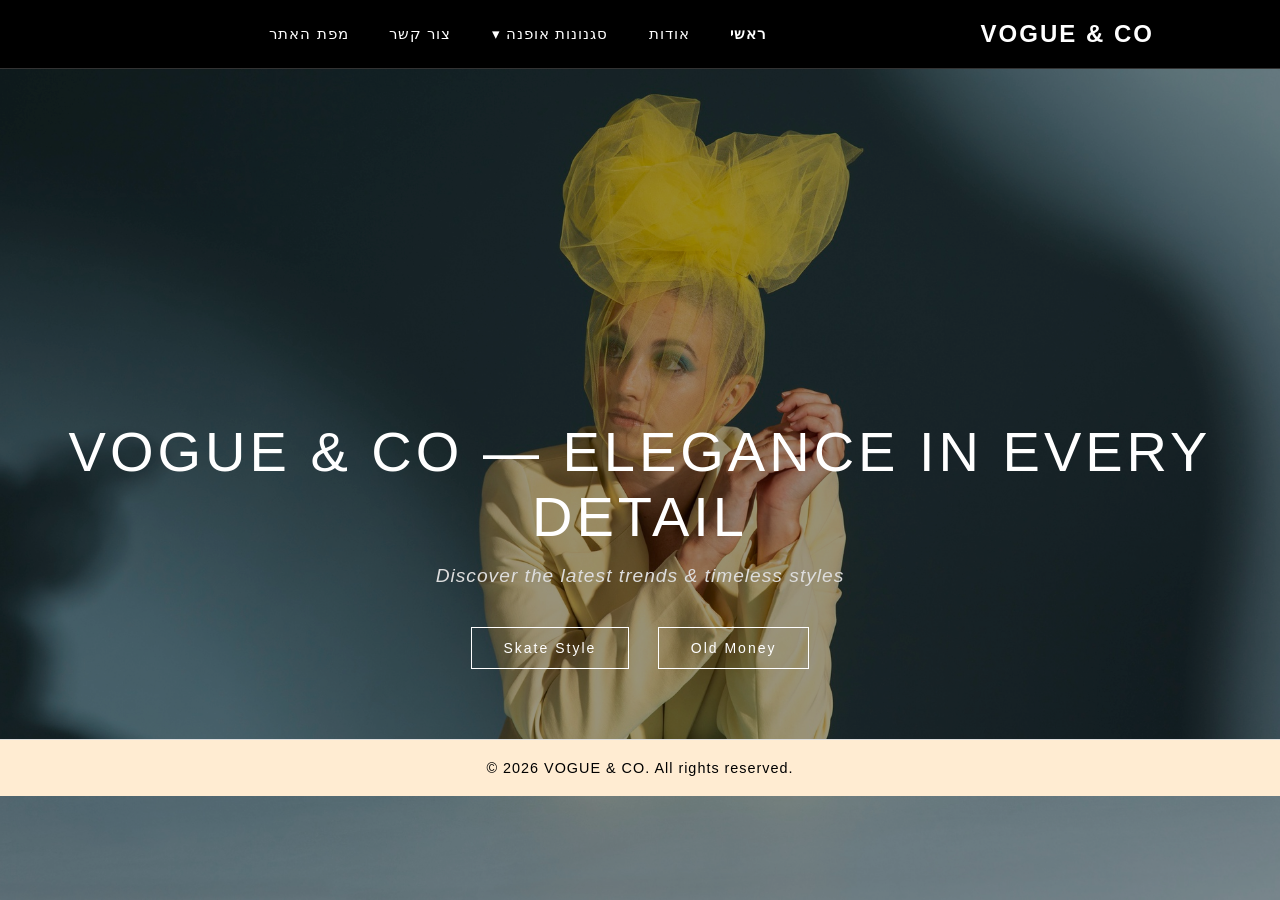
<file: index.html>
﻿<!DOCTYPE html>
<html lang="he" dir="rtl">
<head>
    <meta charset="UTF-8">
    <meta name="viewport" content="width=device-width, initial-scale=1.0">
    <meta name="description" content="VOGUE & CO - הכירו את סגנונות האופנה Skate Style ו-Old Money">
    <meta name="keywords" content="אופנה, סגנונות אופנה, Skate Style, Old Money">
    <meta name="author" content="לילא אבו רביע ובני ויינברג">
    <title>VOGUE & CO - עמוד הבית</title>
    <link rel="icon" href="images/favicon.ico" type="image/x-icon">
    <link rel="stylesheet" href="styles/myStyle.css">
</head>
<body class="home-page">

<header>
    <div class="logo"><span dir="ltr">VOGUE &amp; CO</span></div>

    <nav aria-label="ניווט ראשי">
        <ul class="nav-menu">
            <li>
                <a href="index.html" class="active" aria-current="page">
                    ראשי
                </a>
            </li>
            <li><a href="about.html">אודות</a></li>

            <li class="dropdown-parent">
                <a href="#">סגנונות אופנה ▾</a>
                <ul class="dropdown-menu">
                    <li><a href="skateStyle.html">Skate Style</a></li>
                    <li><a href="oldMoney.html">Old Money</a></li>
                    <li>
                        <a href="#" class="sitemap-disabled" aria-disabled="true" tabindex="-1">
                            Streetwear <span class="unavailable-note">(בקרוב)</span>
                        </a>
                    </li>
                    <li>
                        <a href="#" class="sitemap-disabled" aria-disabled="true" tabindex="-1">
                            Classic Chic <span class="unavailable-note">(בקרוב)</span>
                        </a>
                    </li>
                </ul>
            </li>

            <li><a href="contactUs.html">צור קשר</a></li>
            <li><a href="siteMap.html">מפת האתר</a></li>
        </ul>
    </nav>
</header>

<main class="hero-container">
    <div class="hero-content">
        <h1 lang="en" dir="ltr">
            VOGUE &amp; CO — ELEGANCE IN EVERY DETAIL
        </h1>
        <p lang="en" dir="ltr">
            Discover the latest trends &amp; timeless styles
        </p>

        <div class="hero-buttons">
            <a href="oldMoney.html" class="btn-outline">Old Money</a>
            <a href="skateStyle.html" class="btn-outline">Skate Style</a>
        </div>
    </div>
</main>

<footer class="beige-footer">
    <p dir="ltr">
        &copy; 2026 VOGUE &amp; CO. All rights reserved.
    </p>
</footer>

</body>
</html>
</file>
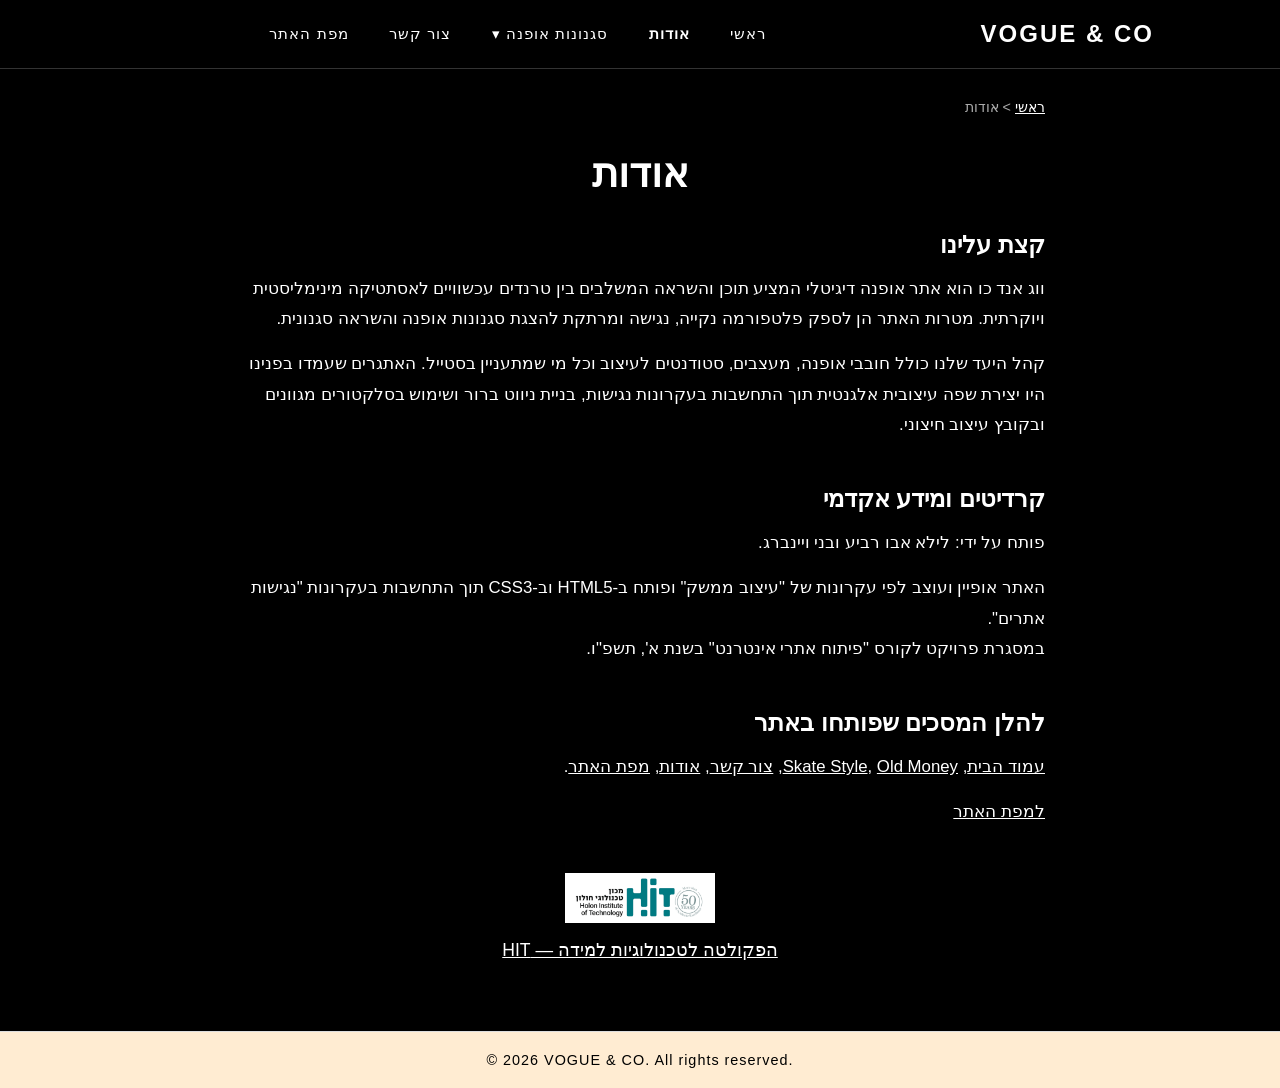
<file: about.html>
<!DOCTYPE html>
<html lang="he" dir="rtl">
<head>
    <meta charset="UTF-8">
    <meta name="viewport" content="width=device-width, initial-scale=1.0">
    <meta name="description" content="VOGUE & CO - אודות האתר, מטרותיו והצוות שפיתח אותו">
    <meta name="keywords" content="אודות, VOGUE & CO, אופנה, פרויקט סיום">
    <meta name="author" content="לילא אבו רביע ובני ויינברג">
    <title>VOGUE & CO - אודות</title>
    <link rel="icon" href="images/favicon.ico" type="image/x-icon">
    <link rel="stylesheet" href="styles/myStyle.css">
</head>
<body class="about-page">

<header>
    <div class="logo"><span dir="ltr">VOGUE &amp; CO</span></div>

    <nav aria-label="ניווט ראשי">
        <ul class="nav-menu">
            <li><a href="index.html">ראשי</a></li>
            <li><a href="about.html" class="active" aria-current="page">אודות</a></li>

            <li class="dropdown-parent">
                <a href="#">סגנונות אופנה ▾</a>
                <ul class="dropdown-menu">
                    <li><a href="skateStyle.html">Skate Style</a></li>
                    <li><a href="oldMoney.html">Old Money</a></li>
                    <li>
                        <a href="#" class="sitemap-disabled" aria-disabled="true" tabindex="-1">
                            Streetwear <span class="unavailable-note">(בקרוב)</span>
                        </a>
                    </li>
                    <li>
                        <a href="#" class="sitemap-disabled" aria-disabled="true" tabindex="-1">
                            Classic Chic <span class="unavailable-note">(בקרוב)</span>
                        </a>
                    </li>
                </ul>
            </li>

            <li><a href="contactUs.html">צור קשר</a></li>
            <li><a href="siteMap.html">מפת האתר</a></li>
        </ul>
    </nav>
</header>

<main class="hero-container">
    <div class="about-content-wrapper">

        <nav class="breadcrumbs" aria-label="פירורי לחם">
            <a href="index.html">ראשי</a>
            &gt;
            <span aria-current="page">אודות</span>
        </nav>

        <article>
            <h1>אודות</h1>

            <section class="about-text">
                <h2>קצת עלינו</h2>
                <p>
                    ווג אנד כו הוא אתר אופנה דיגיטלי המציע תוכן והשראה
                    המשלבים בין טרנדים עכשוויים לאסתטיקה מינימליסטית ויוקרתית.
                    מטרות האתר הן לספק פלטפורמה נקייה, נגישה ומרתקת
                    להצגת סגנונות אופנה והשראה סגנונית.
                </p>
                <p>
                    קהל היעד שלנו כולל חובבי אופנה, מעצבים, סטודנטים לעיצוב
                    וכל מי שמתעניין בסטייל.
                    האתגרים שעמדו בפנינו היו יצירת שפה עיצובית אלגנטית
                    תוך התחשבות בעקרונות נגישות, בניית ניווט ברור
                    ושימוש בסלקטורים מגוונים ובקובץ עיצוב חיצוני.
                </p>
            </section>

            <section class="credits-section">
                <h2>קרדיטים ומידע אקדמי</h2>
                <p class="author-credits">
                    פותח על ידי: לילא אבו רביע ובני ויינברג.
                </p>
                <p class="course-info">
                    האתר אופיין ועוצב לפי עקרונות של "עיצוב ממשק"
                    ופותח ב-HTML5 וב-CSS3 תוך התחשבות בעקרונות "נגישות אתרים".
                    <br>
                    במסגרת פרויקט לקורס "פיתוח אתרי אינטרנט"
                    בשנת א', תשפ"ו.
                </p>
            </section>
        </article>

        <section class="screens-list">
            <h2>להלן המסכים שפותחו באתר</h2>
            <p>
                <a href="index.html">עמוד הבית</a>,
                <a href="skateStyle.html">Skate Style</a>,
                <a href="oldMoney.html">Old Money</a>,
                <a href="contactUs.html">צור קשר</a>,
                <a href="about.html">אודות</a>,
                <a href="siteMap.html">מפת האתר</a>.
            </p>
            <p>
                <a href="siteMap.html" class="sitemap-link">
                    למפת האתר
                </a>
            </p>
        </section>

        <div class="hit-section">
            <img
                    src="images/hit_logo.png"
                    alt="לוגו HIT — המכון הטכנולוגי חולון"
                    title="לוגו HIT — המכון הטכנולוגי חולון"
                    class="hit-logo-small">
            <p class="hit-name">
                <a
                        href="https://www.hit.ac.il/academic/instructional-technologies/ba/"
                        class="hit-link"
                        target="_blank"
                        rel="noopener noreferrer">
                    הפקולטה לטכנולוגיות למידה — HIT
                </a>
            </p>
        </div>

    </div>
</main>

<footer class="beige-footer">
    <p dir="ltr">
        &copy; 2026 VOGUE &amp; CO. All rights reserved.
    </p>
</footer>

</body>
</html>
</file>
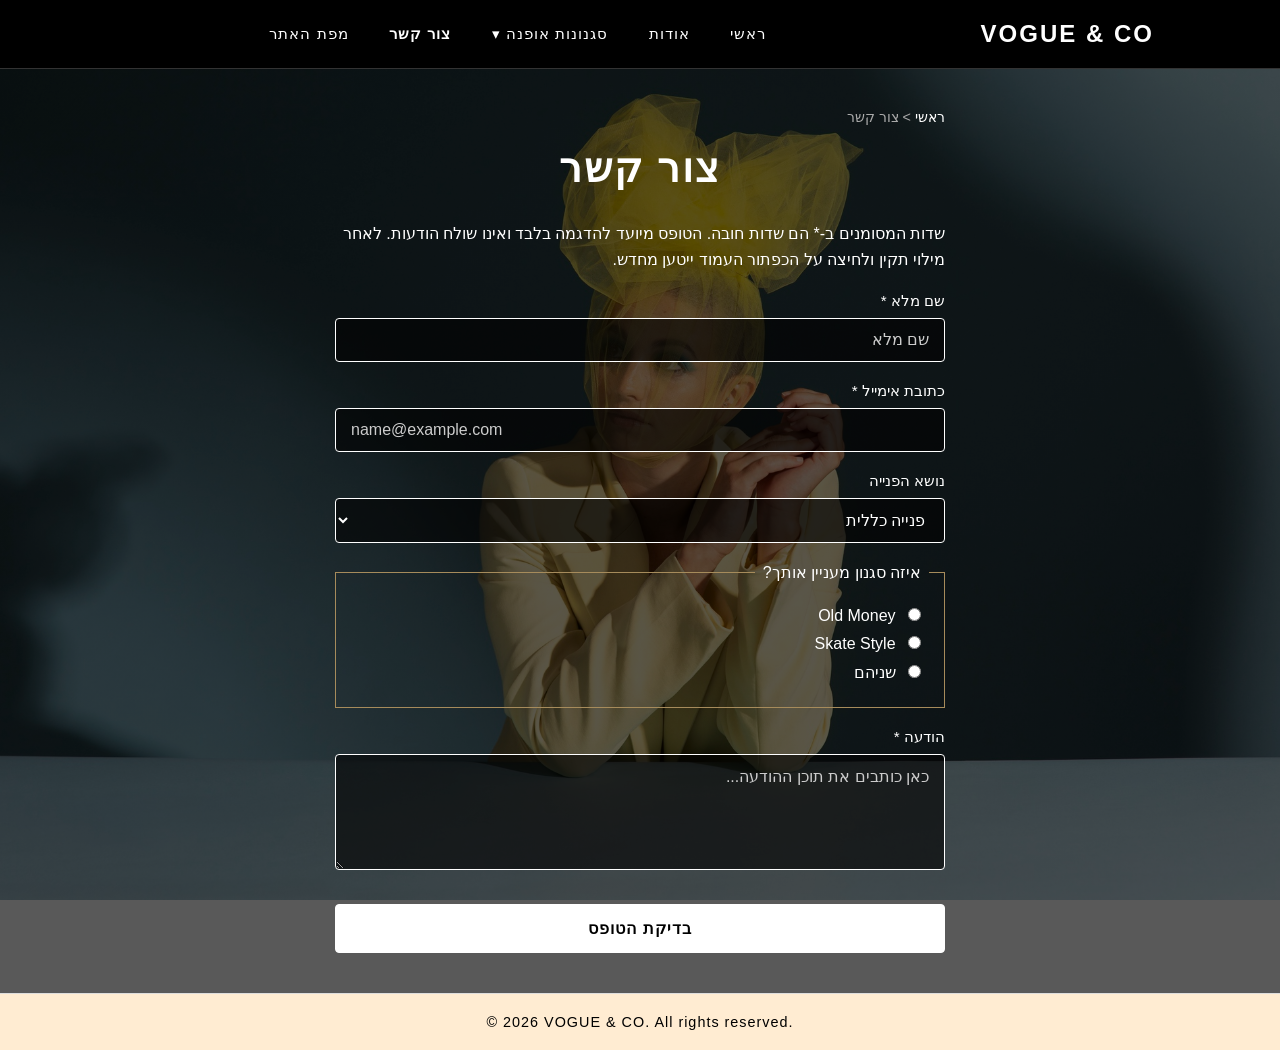
<file: contactUs.html>
<!DOCTYPE html>
<html lang="he" dir="rtl">
<head>
    <meta charset="UTF-8">
    <meta name="viewport" content="width=device-width, initial-scale=1.0">
    <meta name="description" content="יצירת קשר עם צוות VOGUE & CO בנושאי אופנה, ייעוץ ושיתופי פעולה">
    <meta name="keywords" content="צור קשר, אופנה, ייעוץ, VOGUE & CO">
    <meta name="author" content="לילא אבו רביע ובני ויינברג">
    <title>VOGUE & CO - צור קשר</title>
    <link rel="icon" href="images/favicon.ico" type="image/x-icon">
    <link rel="stylesheet" href="styles/myStyle.css">
</head>
<body class="contact-page">

<header>
    <div class="logo"><span dir="ltr">VOGUE &amp; CO</span></div>

    <nav aria-label="ניווט ראשי">
        <ul class="nav-menu">
            <li><a href="index.html">ראשי</a></li>
            <li><a href="about.html">אודות</a></li>

            <li class="dropdown-parent">
                <a href="#">סגנונות אופנה ▾</a>
                <ul class="dropdown-menu">
                    <li><a href="skateStyle.html">Skate Style</a></li>
                    <li><a href="oldMoney.html">Old Money</a></li>
                    <li>
                        <a href="#" class="sitemap-disabled" aria-disabled="true" tabindex="-1">
                            Streetwear <span class="unavailable-note">(בקרוב)</span>
                        </a>
                    </li>
                    <li>
                        <a href="#" class="sitemap-disabled" aria-disabled="true" tabindex="-1">
                            Classic Chic <span class="unavailable-note">(בקרוב)</span>
                        </a>
                    </li>
                </ul>
            </li>

            <li>
                <a href="contactUs.html" class="active" aria-current="page">
                    צור קשר
                </a>
            </li>
            <li><a href="siteMap.html">מפת האתר</a></li>
        </ul>
    </nav>
</header>

<main class="hero-container">
    <div class="contact-content-wrapper">

        <nav class="breadcrumbs" aria-label="פירורי לחם">
            <a href="index.html">ראשי</a>
            &gt;
            <span aria-current="page">צור קשר</span>
        </nav>

        <h1>צור קשר</h1>

        <p id="form-help">
            שדות המסומנים ב-* הם שדות חובה.
            הטופס מיועד להדגמה בלבד ואינו שולח הודעות.
            לאחר מילוי תקין ולחיצה על הכפתור העמוד ייטען מחדש.
        </p>

        <form action="contactUs.html"
              method="get"
              class="contact-form"
              aria-describedby="form-help">

            <div class="form-group">
                <label for="fullname">שם מלא *</label>
                <input
                        type="text"
                        id="fullname"
                        name="fullname"
                        placeholder="שם מלא"
                        autocomplete="name"
                        required>
            </div>

            <div class="form-group">
                <label for="email">כתובת אימייל *</label>
                <input
                        type="email"
                        id="email"
                        name="email"
                        placeholder="name@example.com"
                        autocomplete="email"
                        dir="ltr"
                        required>
            </div>

            <div class="form-group">
                <label for="subject">נושא הפנייה</label>
                <select id="subject" name="subject">
                    <option value="general">פנייה כללית</option>
                    <option value="consultation">ייעוץ אופנה</option>
                    <option value="collaboration">שיתוף פעולה</option>
                </select>
            </div>

            <fieldset class="contact-preference">
                <legend>איזה סגנון מעניין אותך?</legend>

                <label for="interest-old-money">
                    <input
                            type="radio"
                            id="interest-old-money"
                            name="style-interest"
                            value="old-money">
                    Old Money
                </label>

                <label for="interest-skate">
                    <input
                            type="radio"
                            id="interest-skate"
                            name="style-interest"
                            value="skate">
                    Skate Style
                </label>

                <label for="interest-both">
                    <input
                            type="radio"
                            id="interest-both"
                            name="style-interest"
                            value="both">
                    שניהם
                </label>
            </fieldset>

            <div class="form-group">
                <label for="message">הודעה *</label>
                <textarea
                        id="message"
                        name="message"
                        rows="5"
                        placeholder="כאן כותבים את תוכן ההודעה..."
                        required></textarea>
            </div>

            <button type="submit" class="submit-btn">בדיקת הטופס</button>
        </form>

    </div>
</main>

<footer class="beige-footer">
    <p dir="ltr">
        &copy; 2026 VOGUE &amp; CO. All rights reserved.
    </p>
</footer>

</body>
</html>
</file>
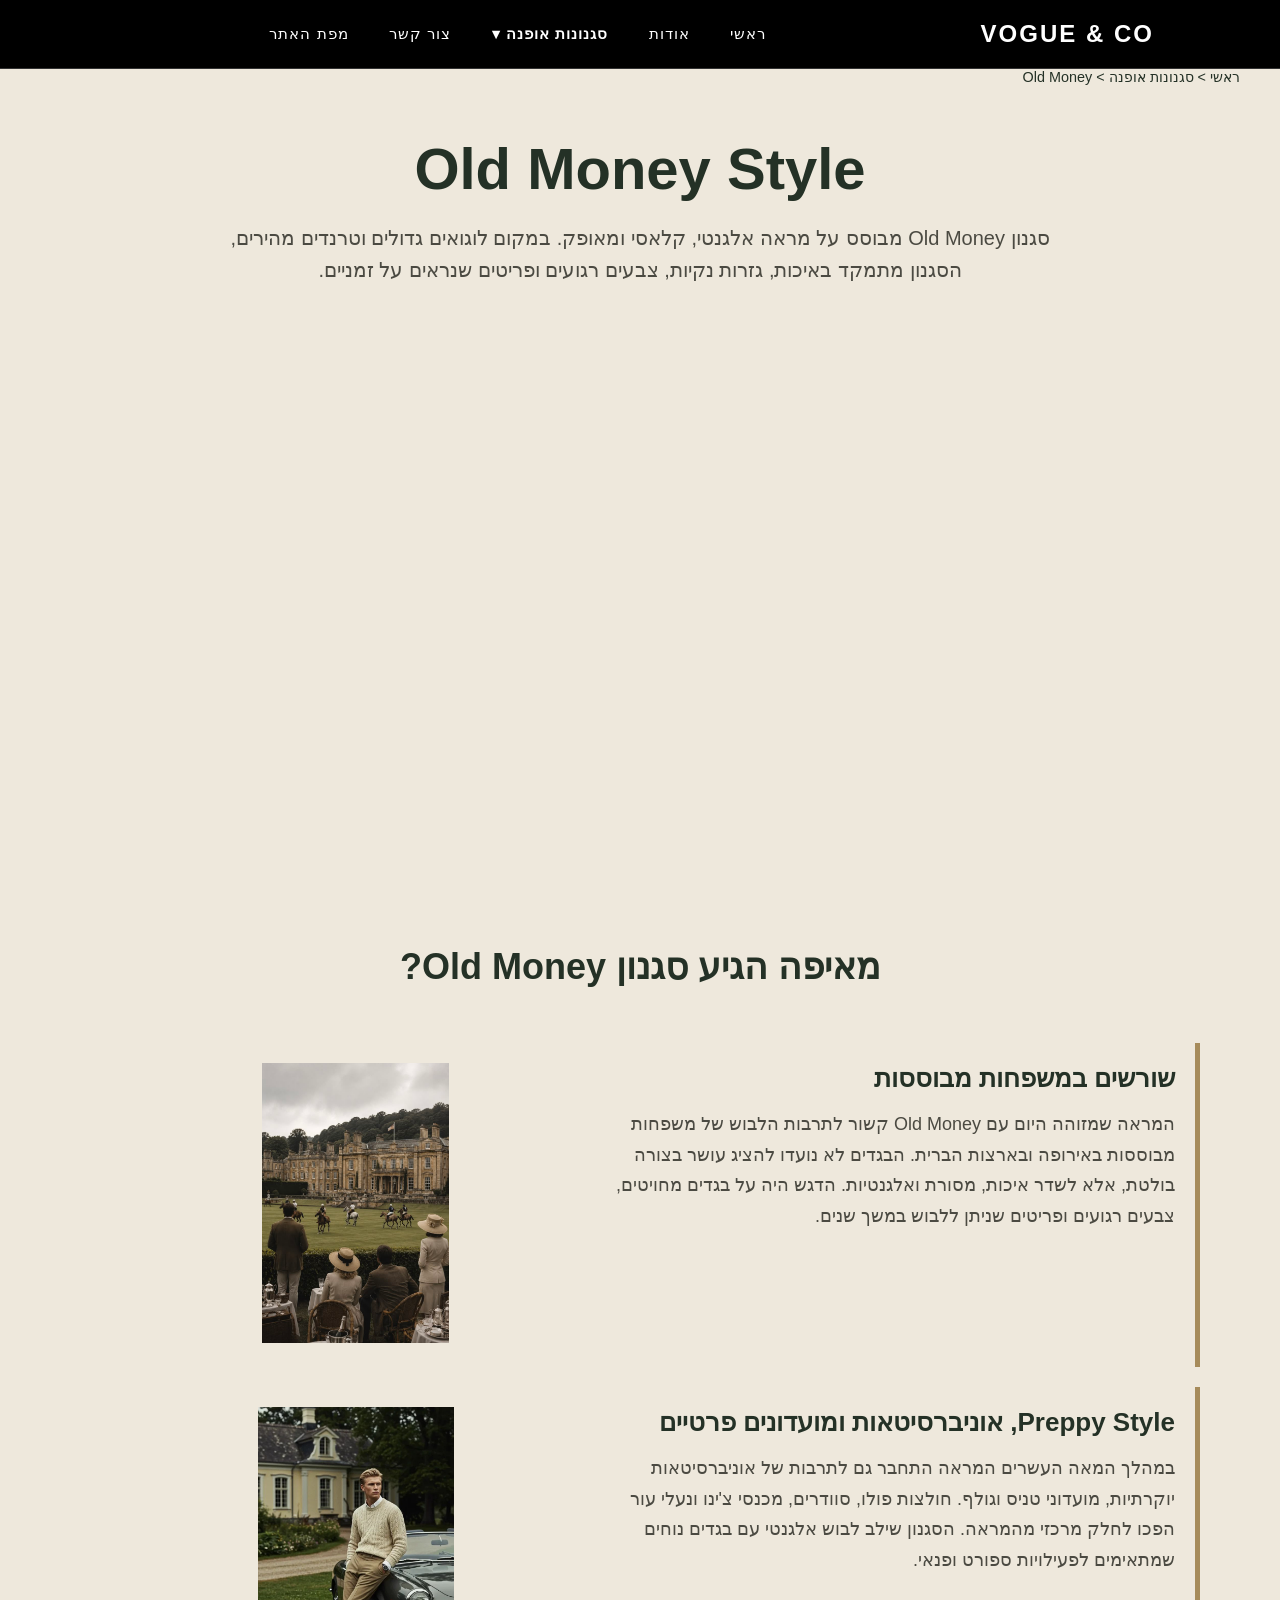
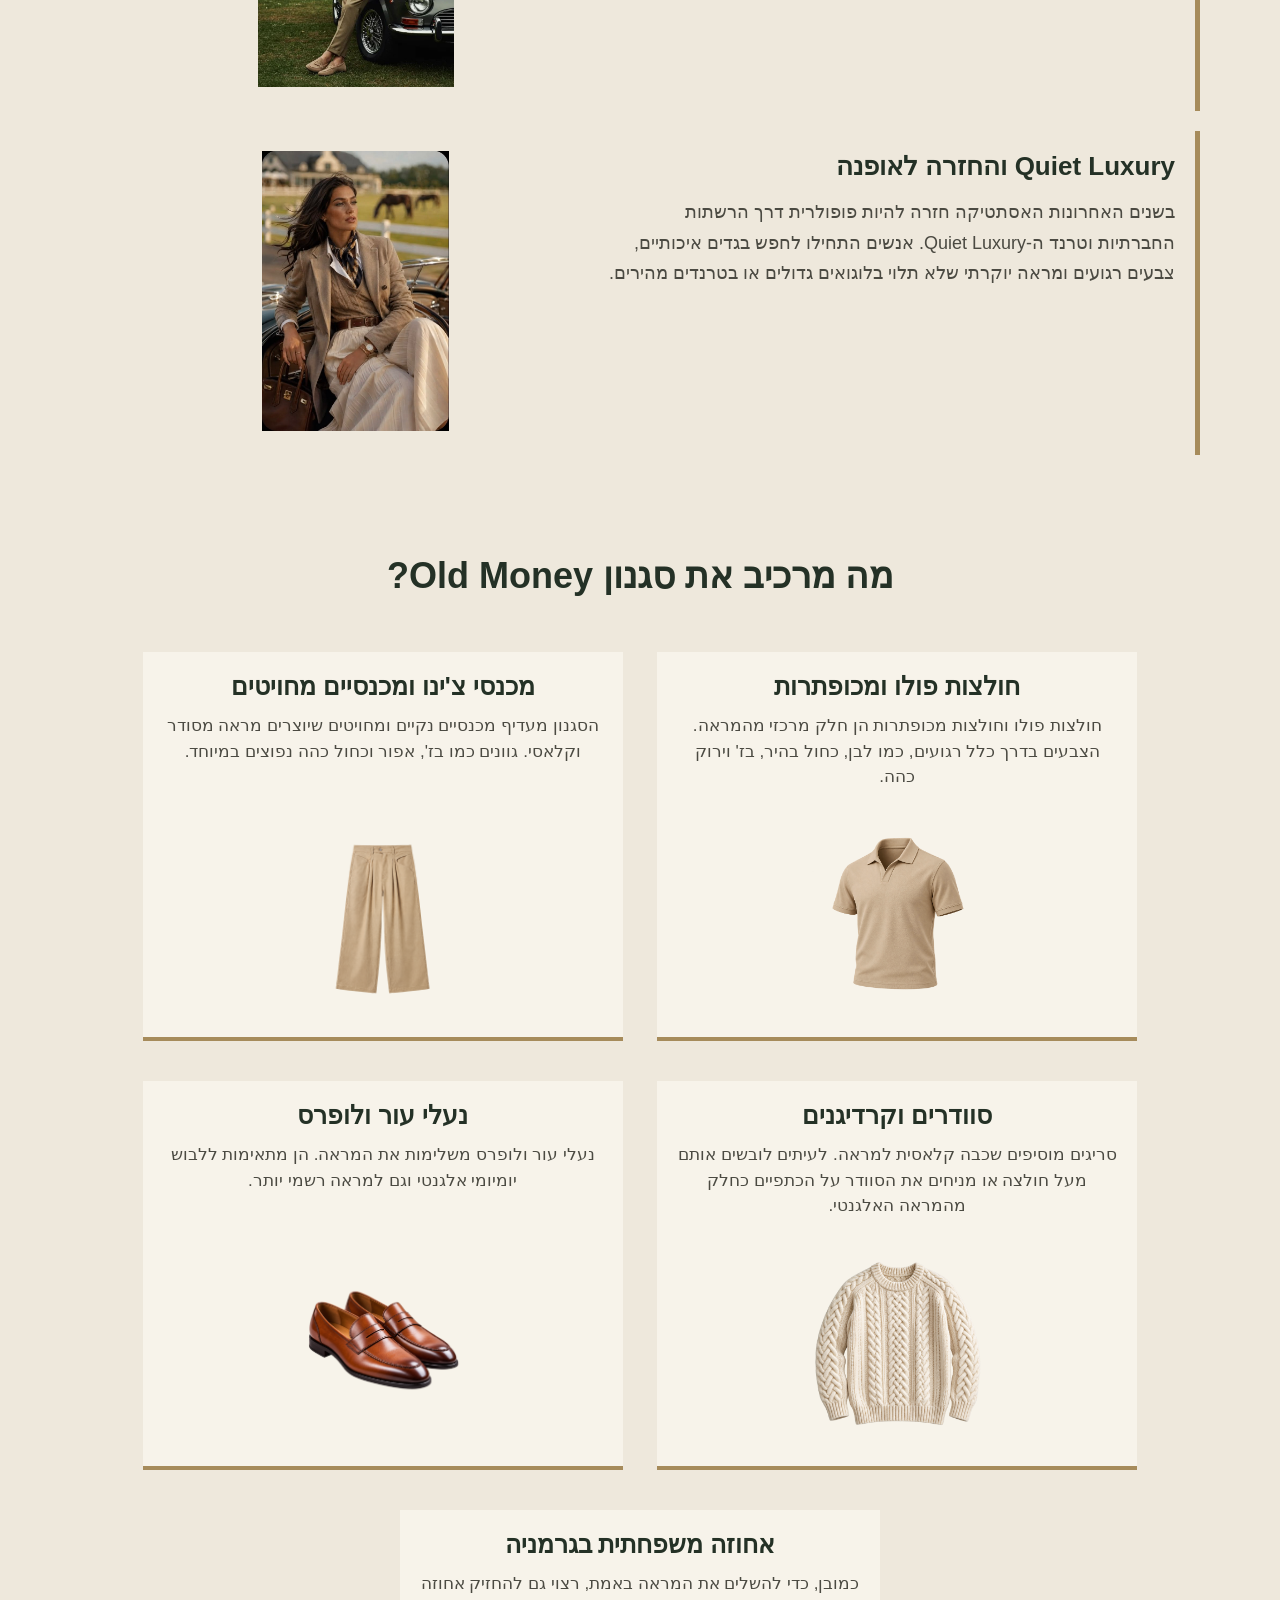
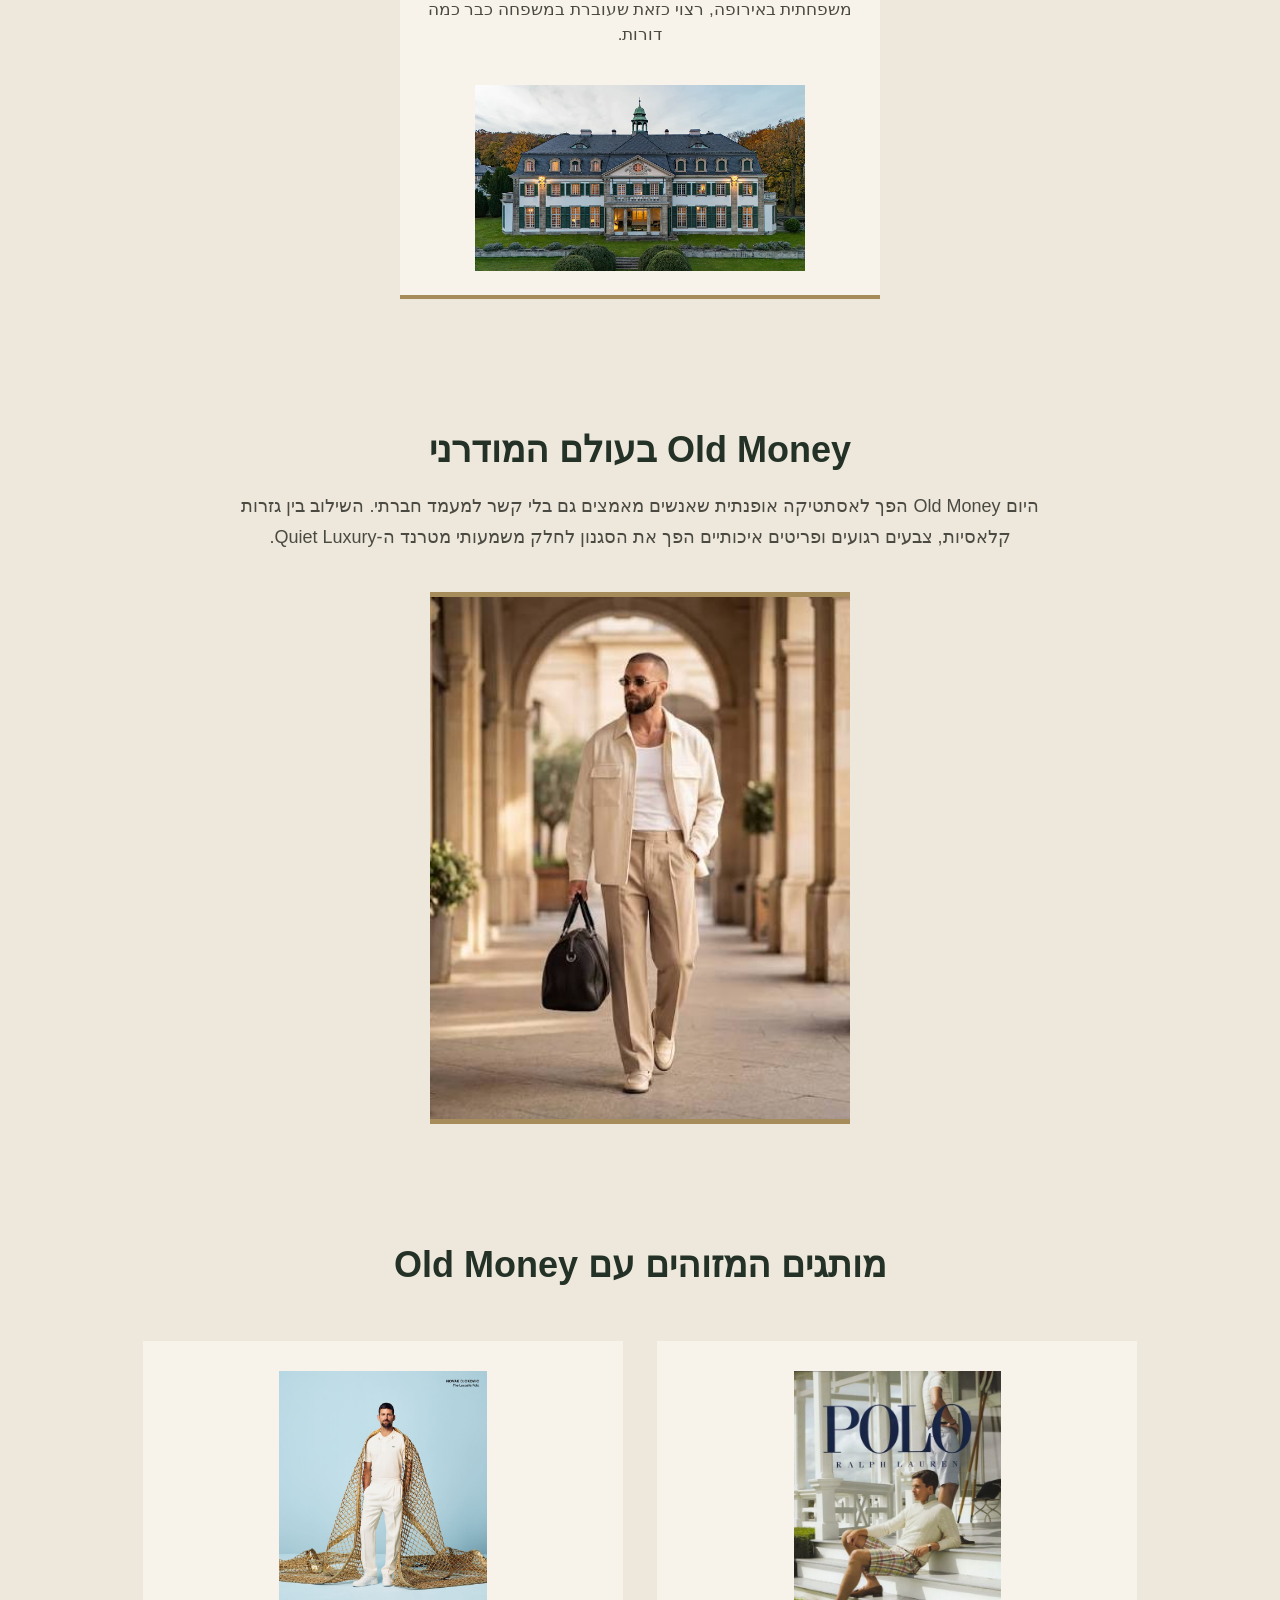
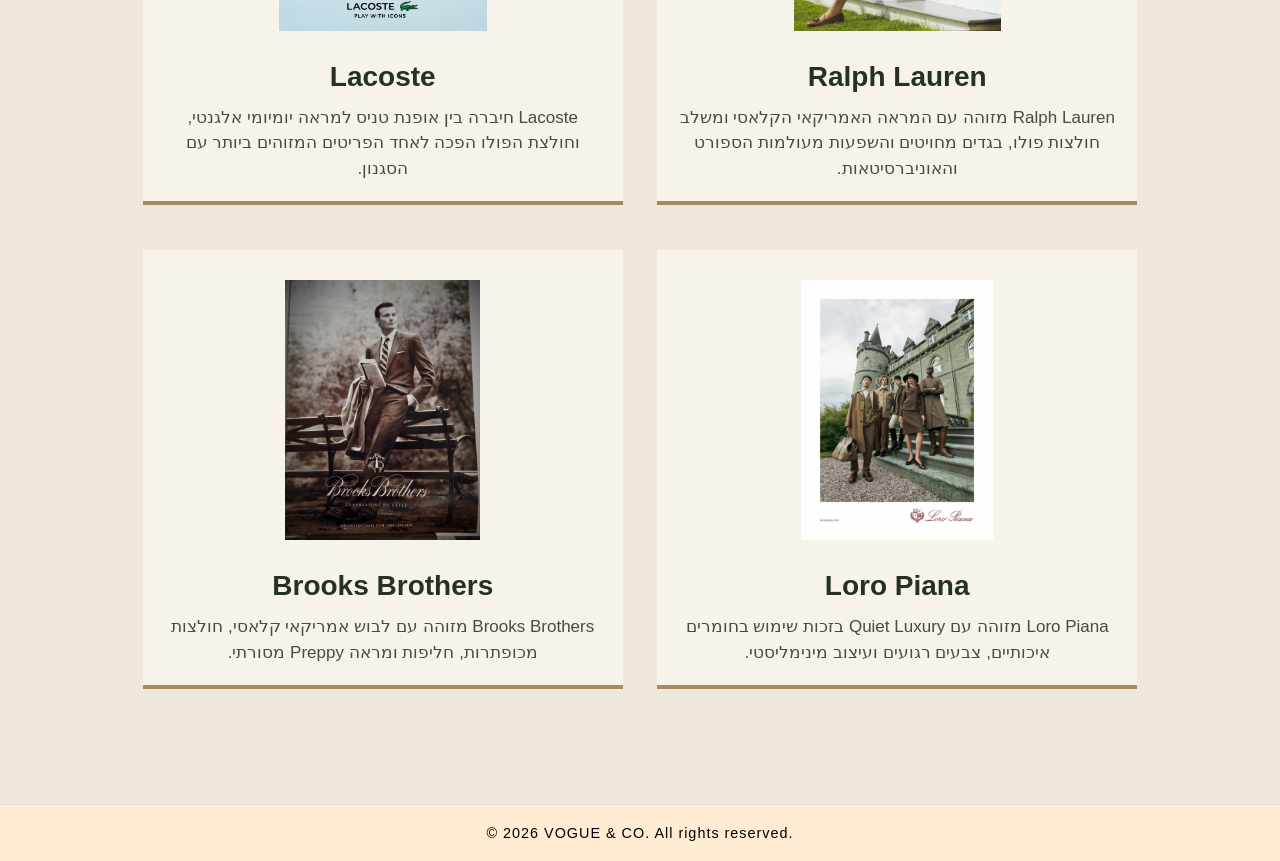
<file: oldMoney.html>
﻿<!DOCTYPE html>
<html lang="he" dir="rtl">
<head>
    <meta charset="UTF-8">
    <meta name="viewport" content="width=device-width, initial-scale=1.0">
    <meta name="description" content="הכירו את סגנון Old Money, ההיסטוריה שלו, פריטי הלבוש והמותגים המזוהים איתו">
    <meta name="keywords" content="Old Money, אופנה, Quiet Luxury, Ralph Lauren, Lacoste">
    <meta name="author" content="לילא אבו רביע ובני ויינברג">
    <title>VOGUE & CO - Old Money Style</title>
    <link rel="icon" href="images/favicon.ico" type="image/x-icon">
    <link rel="stylesheet" href="styles/myStyle.css">
</head>
<body class="oldMoneyBody">

<header>
    <div class="logo"><span dir="ltr">VOGUE &amp; CO</span></div>

    <nav aria-label="ניווט ראשי">
        <ul class="nav-menu">
            <li><a href="index.html">ראשי</a></li>
            <li><a href="about.html">אודות</a></li>

            <li class="dropdown-parent">
                <a href="#" class="active">סגנונות אופנה ▾</a>
                <ul class="dropdown-menu">
                    <li><a href="skateStyle.html">Skate Style</a></li>
                    <li>
                        <a href="oldMoney.html" class="active" aria-current="page">
                            Old Money
                        </a>
                    </li>
                    <li>
                        <a href="#" class="sitemap-disabled" aria-disabled="true" tabindex="-1">
                            Streetwear <span class="unavailable-note">(בקרוב)</span>
                        </a>
                    </li>
                    <li>
                        <a href="#" class="sitemap-disabled" aria-disabled="true" tabindex="-1">
                            Classic Chic <span class="unavailable-note">(בקרוב)</span>
                        </a>
                    </li>
                </ul>
            </li>

            <li><a href="contactUs.html">צור קשר</a></li>
            <li><a href="siteMap.html">מפת האתר</a></li>
        </ul>
    </nav>
</header>

<main class="oldMoneyPage">

    <nav class="breadcrumbs dark-breadcrumbs" aria-label="פירורי לחם">
        <a href="index.html">ראשי</a>
        &gt;
        <span>סגנונות אופנה</span>
        &gt;
        <span aria-current="page">Old Money</span>
    </nav>

    <section class="oldMoneyHero">
        <h1 class="oldMoneyTitle" lang="en" dir="ltr">Old Money Style</h1>
        <p class="oldMoneyIntro">
            סגנון Old Money מבוסס על מראה אלגנטי, קלאסי ומאופק.
            במקום לוגואים גדולים וטרנדים מהירים, הסגנון מתמקד באיכות,
            גזרות נקיות, צבעים רגועים ופריטים שנראים על זמניים.
        </p>

        <div class="oldMoneyHeroVideo">
            <iframe
                    src="https://www.youtube.com/embed/VzqD588-uQU"
                    title="Polo Ralph Lauren Polo Originals"
                    allowfullscreen></iframe>
        </div>
    </section>

    <section class="oldMoneyHistory">
        <h2>מאיפה הגיע סגנון Old Money?</h2>

        <article class="oldMoneyPeriod">
            <div class="oldMoneyHistoryText">
                <h3>שורשים במשפחות מבוססות</h3>
                <p>
                    המראה שמזוהה היום עם Old Money
                    קשור לתרבות הלבוש של משפחות מבוססות באירופה ובארצות הברית.
                    הבגדים לא נועדו להציג עושר בצורה בולטת,
                    אלא לשדר איכות, מסורת ואלגנטיות.
                    הדגש היה על בגדים מחויטים, צבעים רגועים
                    ופריטים שניתן ללבוש במשך שנים.
                </p>
            </div>
            <div class="oldMoneyHistoryMedia">
                <img
                        src="images/oldMoneyHistory1.jpg"
                        alt="לבוש קלאסי של משפחות מבוססות"
                        title="שורשי סגנון Old Money">
            </div>
        </article>

        <article class="oldMoneyPeriod">
            <div class="oldMoneyHistoryText">
                <h3>Preppy Style, אוניברסיטאות ומועדונים פרטיים</h3>
                <p>
                    במהלך המאה העשרים המראה התחבר גם לתרבות
                    של אוניברסיטאות יוקרתיות, מועדוני טניס וגולף.
                    חולצות פולו, סוודרים, מכנסי צ'ינו ונעלי עור
                    הפכו לחלק מרכזי מהמראה.
                    הסגנון שילב לבוש אלגנטי עם בגדים נוחים
                    שמתאימים לפעילויות ספורט ופנאי.
                </p>
            </div>
            <div class="oldMoneyHistoryMedia">
                <img
                        src="images/oldMoneyHistory2.jpg"
                        alt="לבוש Preppy קלאסי"
                        title="Preppy Style">
            </div>
        </article>

        <article class="oldMoneyPeriod">
            <div class="oldMoneyHistoryText">
                <h3>Quiet Luxury והחזרה לאופנה</h3>
                <p>
                    בשנים האחרונות האסתטיקה חזרה להיות פופולרית
                    דרך הרשתות החברתיות וטרנד ה-Quiet Luxury.
                    אנשים התחילו לחפש בגדים איכותיים,
                    צבעים רגועים ומראה יוקרתי
                    שלא תלוי בלוגואים גדולים או בטרנדים מהירים.
                </p>
            </div>
            <div class="oldMoneyHistoryMedia">
                <img
                        src="images/oldMoneyHistory3.jpg"
                        alt="אופנת Quiet Luxury מודרנית"
                        title="Quiet Luxury">
            </div>
        </article>
    </section>

    <section class="oldMoneyClothes">
        <h2>מה מרכיב את סגנון Old Money?</h2>

        <article class="oldMoneyItem">
            <div class="oldMoneyItemText">
                <h3>חולצות פולו ומכופתרות</h3>
                <p>
                    חולצות פולו וחולצות מכופתרות
                    הן חלק מרכזי מהמראה.
                    הצבעים בדרך כלל רגועים,
                    כמו לבן, כחול בהיר, בז' וירוק כהה.
                </p>
            </div>
            <div class="oldMoneyItemMedia">
                <img
                        class="oldMoneyShirt"
                        src="images/oldMoneyShirt.png"
                        alt="חולצה בסגנון Old Money"
                        title="חולצה בסגנון Old Money">
            </div>
        </article>

        <article class="oldMoneyItem">
            <div class="oldMoneyItemText">
                <h3>מכנסי צ'ינו ומכנסיים מחויטים</h3>
                <p>
                    הסגנון מעדיף מכנסיים נקיים ומחויטים
                    שיוצרים מראה מסודר וקלאסי.
                    גוונים כמו בז', אפור וכחול כהה נפוצים במיוחד.
                </p>
            </div>
            <div class="oldMoneyItemMedia">
                <img
                        class="oldMoneyPants"
                        src="images/oldMoneyPants.png"
                        alt="מכנסיים בסגנון Old Money"
                        title="מכנסיים בסגנון Old Money">
            </div>
        </article>

        <article class="oldMoneyItem">
            <div class="oldMoneyItemText">
                <h3>סוודרים וקרדיגנים</h3>
                <p>
                    סריגים מוסיפים שכבה קלאסית למראה.
                    לעיתים לובשים אותם מעל חולצה
                    או מניחים את הסוודר על הכתפיים
                    כחלק מהמראה האלגנטי.
                </p>
            </div>
            <div class="oldMoneyItemMedia">
                <img
                        class="oldMoneySweater"
                        src="images/oldMoneySweater.png"
                        alt="סוודר בסגנון Old Money"
                        title="סוודר בסגנון Old Money">
            </div>
        </article>

        <article class="oldMoneyItem">
            <div class="oldMoneyItemText">
                <h3>נעלי עור ולופרס</h3>
                <p>
                    נעלי עור ולופרס משלימות את המראה.
                    הן מתאימות ללבוש יומיומי אלגנטי
                    וגם למראה רשמי יותר.
                </p>
            </div>
            <div class="oldMoneyItemMedia">
                <img
                        class="oldMoneyShoes"
                        src="images/oldMoneyShoes.png"
                        alt="נעלי לופרס בסגנון Old Money"
                        title="נעלי לופרס בסגנון Old Money">
            </div>
        </article>

        <article class="oldMoneyItem">
            <div class="oldMoneyItemText">
                <h3>אחוזה משפחתית בגרמניה</h3>
                <p>
                    כמובן, כדי להשלים את המראה באמת,
                    רצוי גם להחזיק אחוזה משפחתית באירופה,
                    רצוי כזאת שעוברת במשפחה כבר כמה דורות.
                </p>
            </div>
            <div class="oldMoneyItemMedia">
                <img
                        class="oldMoneyEstate"
                        src="images/oldMoneyEstate.jpg"
                        alt="אחוזה משפחתית באירופה"
                        title="אחוזה משפחתית באירופה">
            </div>
        </article>
    </section>

    <section class="oldMoneyModern">
        <h2>Old Money בעולם המודרני</h2>
        <p class="oldMoneyModernText">
            היום Old Money הפך לאסתטיקה אופנתית
            שאנשים מאמצים גם בלי קשר למעמד חברתי.
            השילוב בין גזרות קלאסיות,
            צבעים רגועים ופריטים איכותיים
            הפך את הסגנון לחלק משמעותי מטרנד ה-Quiet Luxury.
        </p>
        <div class="oldMoneyModernMedia">
            <img
                    src="images/oldMoneyModern.jpg"
                    alt="Old Money באופנה המודרנית"
                    title="Old Money באופנה המודרנית">
        </div>
    </section>

    <section class="oldMoneyBrands">
        <h2>מותגים המזוהים עם Old Money</h2>

        <article class="oldMoneyBrand">
            <div class="oldMoneyBrandImage">
                <img
                        src="images/ralphLaurenBrand.jpg"
                        alt="Ralph Lauren"
                        title="Ralph Lauren">
            </div>
            <div class="oldMoneyBrandText">
                <h3>Ralph Lauren</h3>
                <p>
                    Ralph Lauren מזוהה עם המראה האמריקאי הקלאסי
                    ומשלב חולצות פולו, בגדים מחויטים
                    והשפעות מעולמות הספורט והאוניברסיטאות.
                </p>
            </div>
        </article>

        <article class="oldMoneyBrand">
            <div class="oldMoneyBrandImage">
                <img
                        src="images/lacosteBrand.jpg"
                        alt="Lacoste"
                        title="Lacoste">
            </div>
            <div class="oldMoneyBrandText">
                <h3>Lacoste</h3>
                <p>
                    Lacoste חיברה בין אופנת טניס
                    למראה יומיומי אלגנטי,
                    וחולצת הפולו הפכה לאחד הפריטים
                    המזוהים ביותר עם הסגנון.
                </p>
            </div>
        </article>

        <article class="oldMoneyBrand">
            <div class="oldMoneyBrandImage">
                <img
                        src="images/loroPianaBrand.jpg"
                        alt="Loro Piana"
                        title="Loro Piana">
            </div>
            <div class="oldMoneyBrandText">
                <h3>Loro Piana</h3>
                <p>
                    Loro Piana מזוהה עם Quiet Luxury
                    בזכות שימוש בחומרים איכותיים,
                    צבעים רגועים ועיצוב מינימליסטי.
                </p>
            </div>
        </article>

        <article class="oldMoneyBrand">
            <div class="oldMoneyBrandImage">
                <img
                        src="images/brooksBrothersBrand.jpg"
                        alt="Brooks Brothers"
                        title="Brooks Brothers">
            </div>
            <div class="oldMoneyBrandText">
                <h3>Brooks Brothers</h3>
                <p>
                    Brooks Brothers מזוהה עם לבוש אמריקאי קלאסי,
                    חולצות מכופתרות, חליפות
                    ומראה Preppy מסורתי.
                </p>
            </div>
        </article>
    </section>

</main>

<footer class="beige-footer">
    <p dir="ltr">
        &copy; 2026 VOGUE &amp; CO. All rights reserved.
    </p>
</footer>

</body>
</html>
</file>
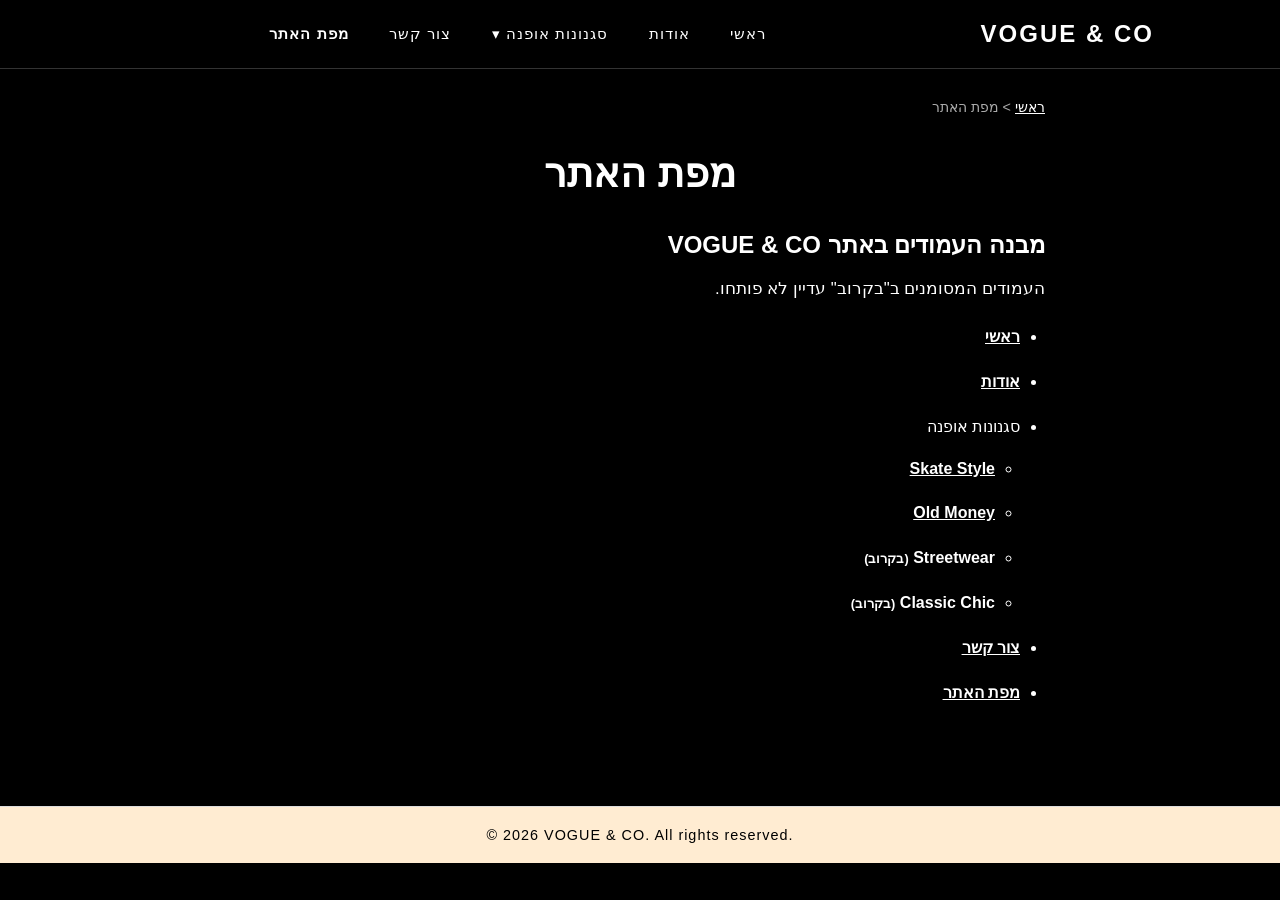
<file: siteMap.html>
<!DOCTYPE html>
<html lang="he" dir="rtl">
<head>
    <meta charset="UTF-8">
    <meta name="viewport" content="width=device-width, initial-scale=1.0">
    <meta name="description" content="מפת האתר VOGUE & CO - כל העמודים והסגנונות לפי המבנה ההיררכי שלהם">
    <meta name="keywords" content="מפת האתר, ניווט, סגנונות אופנה, VOGUE & CO">
    <meta name="author" content="לילא אבו רביע ובני ויינברג">
    <title>VOGUE & CO - מפת האתר</title>
    <link rel="icon" href="images/favicon.ico" type="image/x-icon">
    <link rel="stylesheet" href="styles/myStyle.css">
   
</head>
<body class="about-page">

<header>
    <div class="logo"><span dir="ltr">VOGUE &amp; CO</span></div>

    <nav aria-label="ניווט ראשי">
        <ul class="nav-menu">
            <li><a href="index.html">ראשי</a></li>
            <li><a href="about.html">אודות</a></li>

            <li class="dropdown-parent">
                <a href="#">סגנונות אופנה ▾</a>
                <ul class="dropdown-menu">
                    <li><a href="skateStyle.html">Skate Style</a></li>
                    <li><a href="oldMoney.html">Old Money</a></li>
                    <li>
                        <a href="#" class="sitemap-disabled" aria-disabled="true" tabindex="-1">
                            Streetwear <span class="unavailable-note">(בקרוב)</span>
                        </a>
                    </li>
                    <li>
                        <a href="#" class="sitemap-disabled" aria-disabled="true" tabindex="-1">
                            Classic Chic <span class="unavailable-note">(בקרוב)</span>
                        </a>
                    </li>
                </ul>
            </li>

            <li><a href="contactUs.html">צור קשר</a></li>
            <li>
                <a href="siteMap.html" class="active" aria-current="page">
                    מפת האתר
                </a>
            </li>
        </ul>
    </nav>
</header>

<main class="hero-container">
    <div class="about-content-wrapper">

        <nav class="breadcrumbs" aria-label="פירורי לחם">
            <a href="index.html">ראשי</a>
            &gt;
            <span aria-current="page">מפת האתר</span>
        </nav>

        <article>
            <h1>מפת האתר</h1>
            <h2>מבנה העמודים באתר VOGUE &amp; CO</h2>

            <p>העמודים המסומנים ב"בקרוב" עדיין לא פותחו.</p>

            <ul class="sitemap-list">
                <li><a href="index.html">ראשי</a></li>
                <li><a href="about.html">אודות</a></li>

                <li>
                    <span>סגנונות אופנה</span>
                    <ul class="sitemap-sublist">
                        <li><a href="skateStyle.html">Skate Style</a></li>
                        <li><a href="oldMoney.html">Old Money</a></li>
                        <li>
                            <a href="#" class="sitemap-disabled" aria-disabled="true" tabindex="-1">
                                Streetwear <span class="unavailable-note">(בקרוב)</span>
                            </a>
                        </li>
                        <li>
                            <a href="#" class="sitemap-disabled" aria-disabled="true" tabindex="-1">
                                Classic Chic <span class="unavailable-note">(בקרוב)</span>
                            </a>
                        </li>
                    </ul>
                </li>

                <li><a href="contactUs.html">צור קשר</a></li>
                <li><a href="siteMap.html">מפת האתר</a></li>
            </ul>
        </article>

    </div>
</main>

<footer class="beige-footer">
    <p dir="ltr">
        &copy; 2026 VOGUE &amp; CO. All rights reserved.
    </p>
</footer>

</body>
</html>
</file>
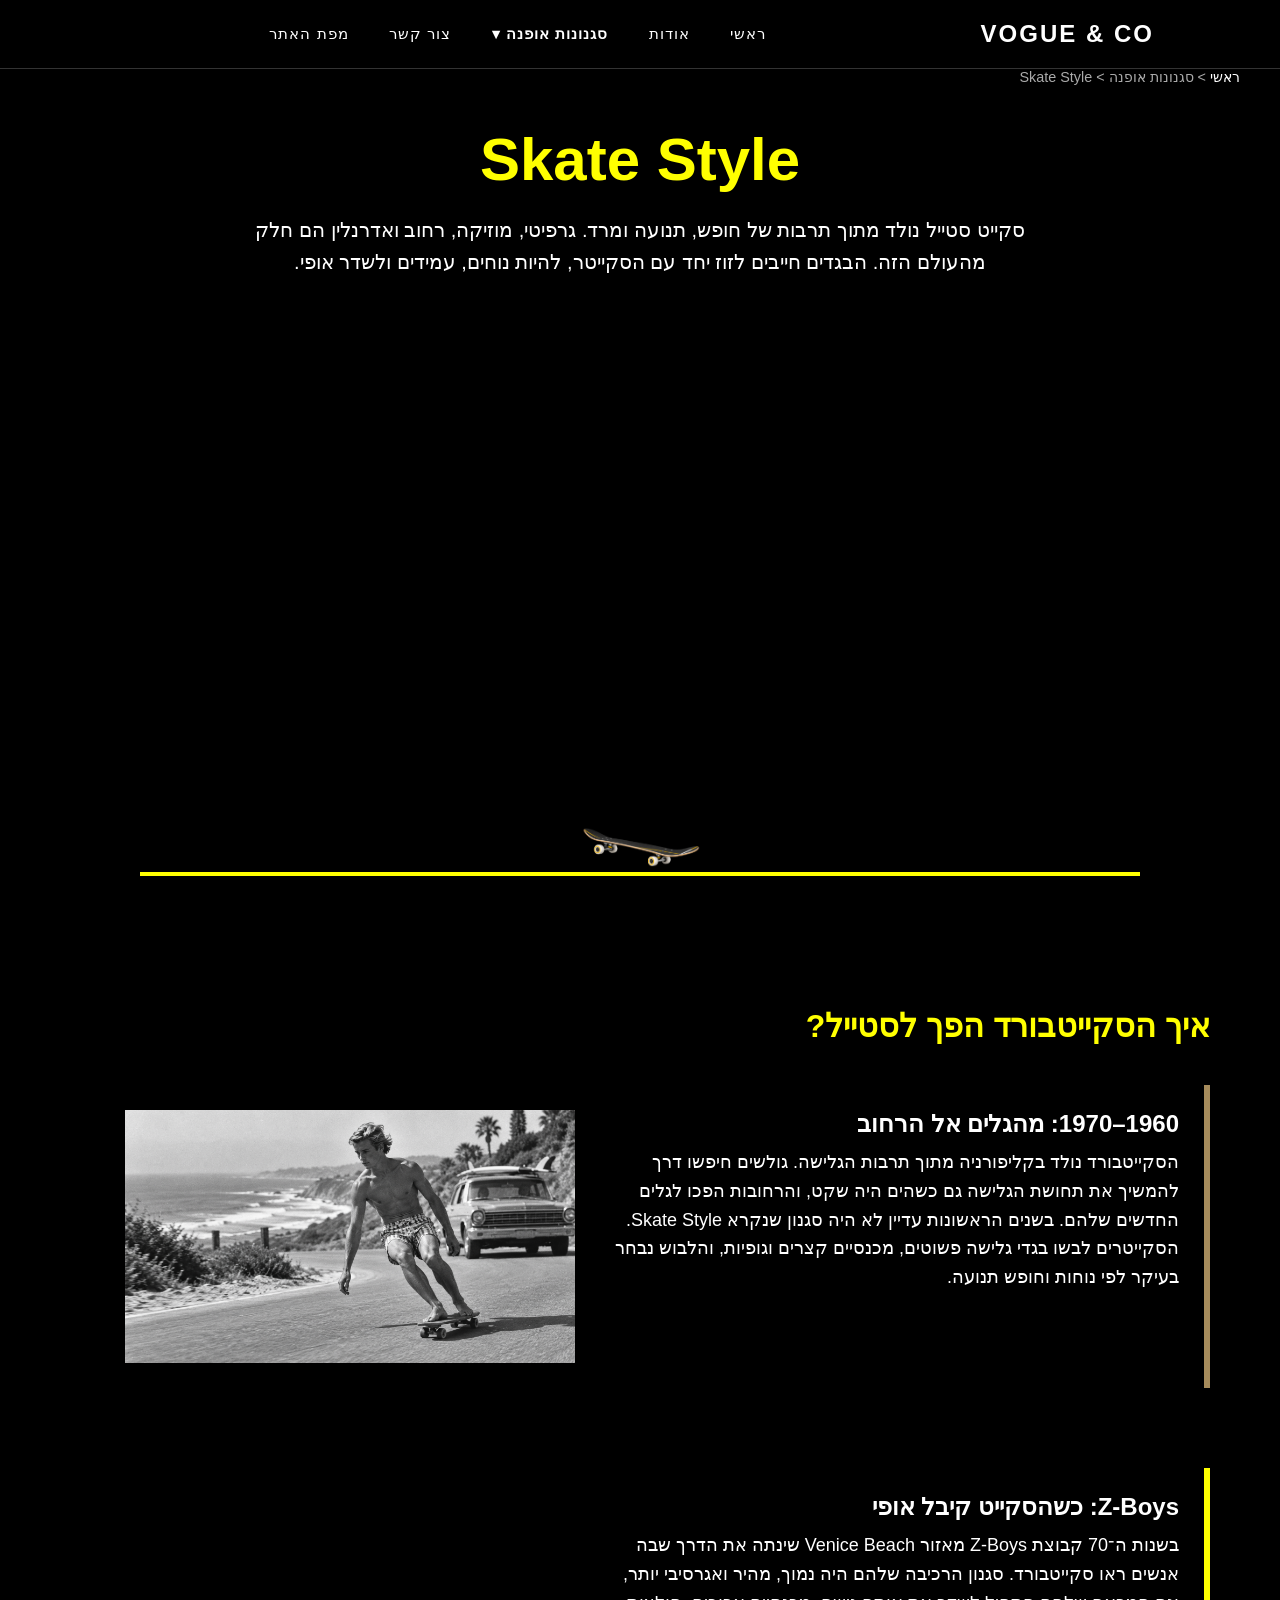
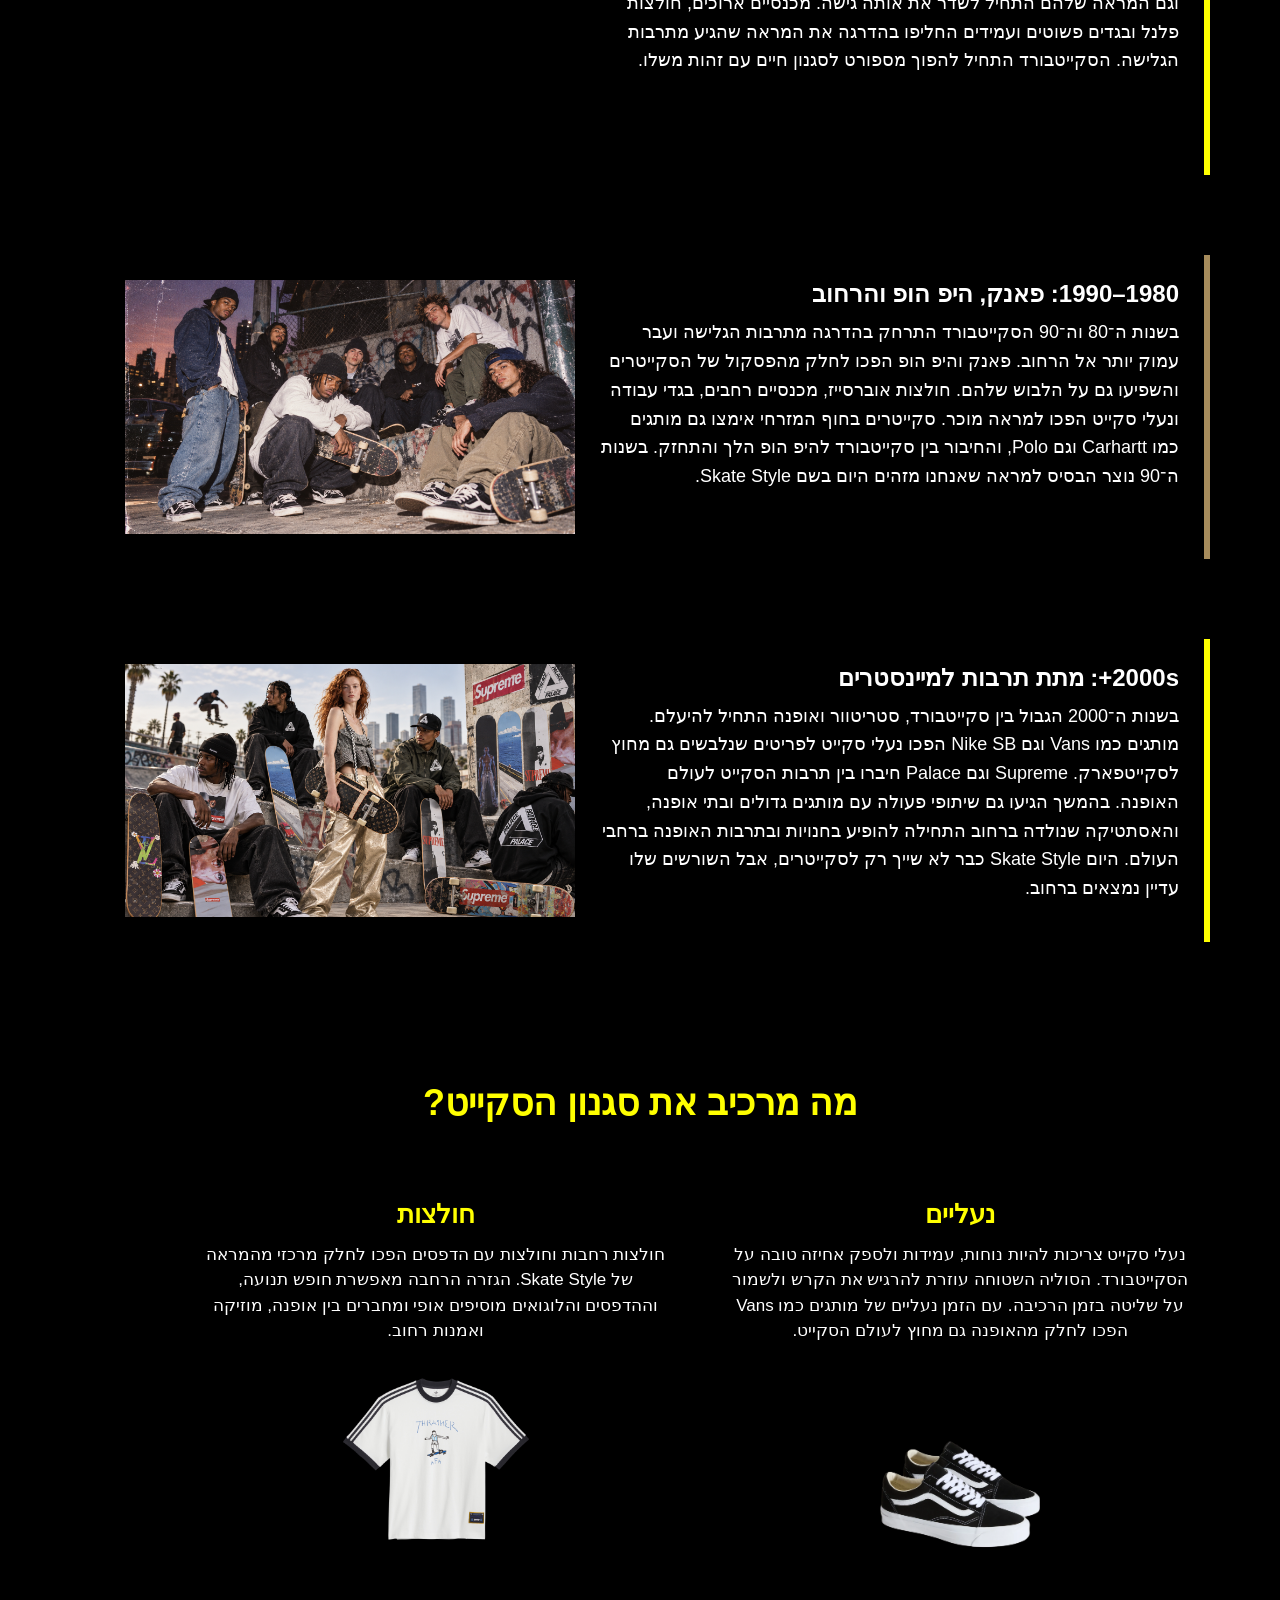
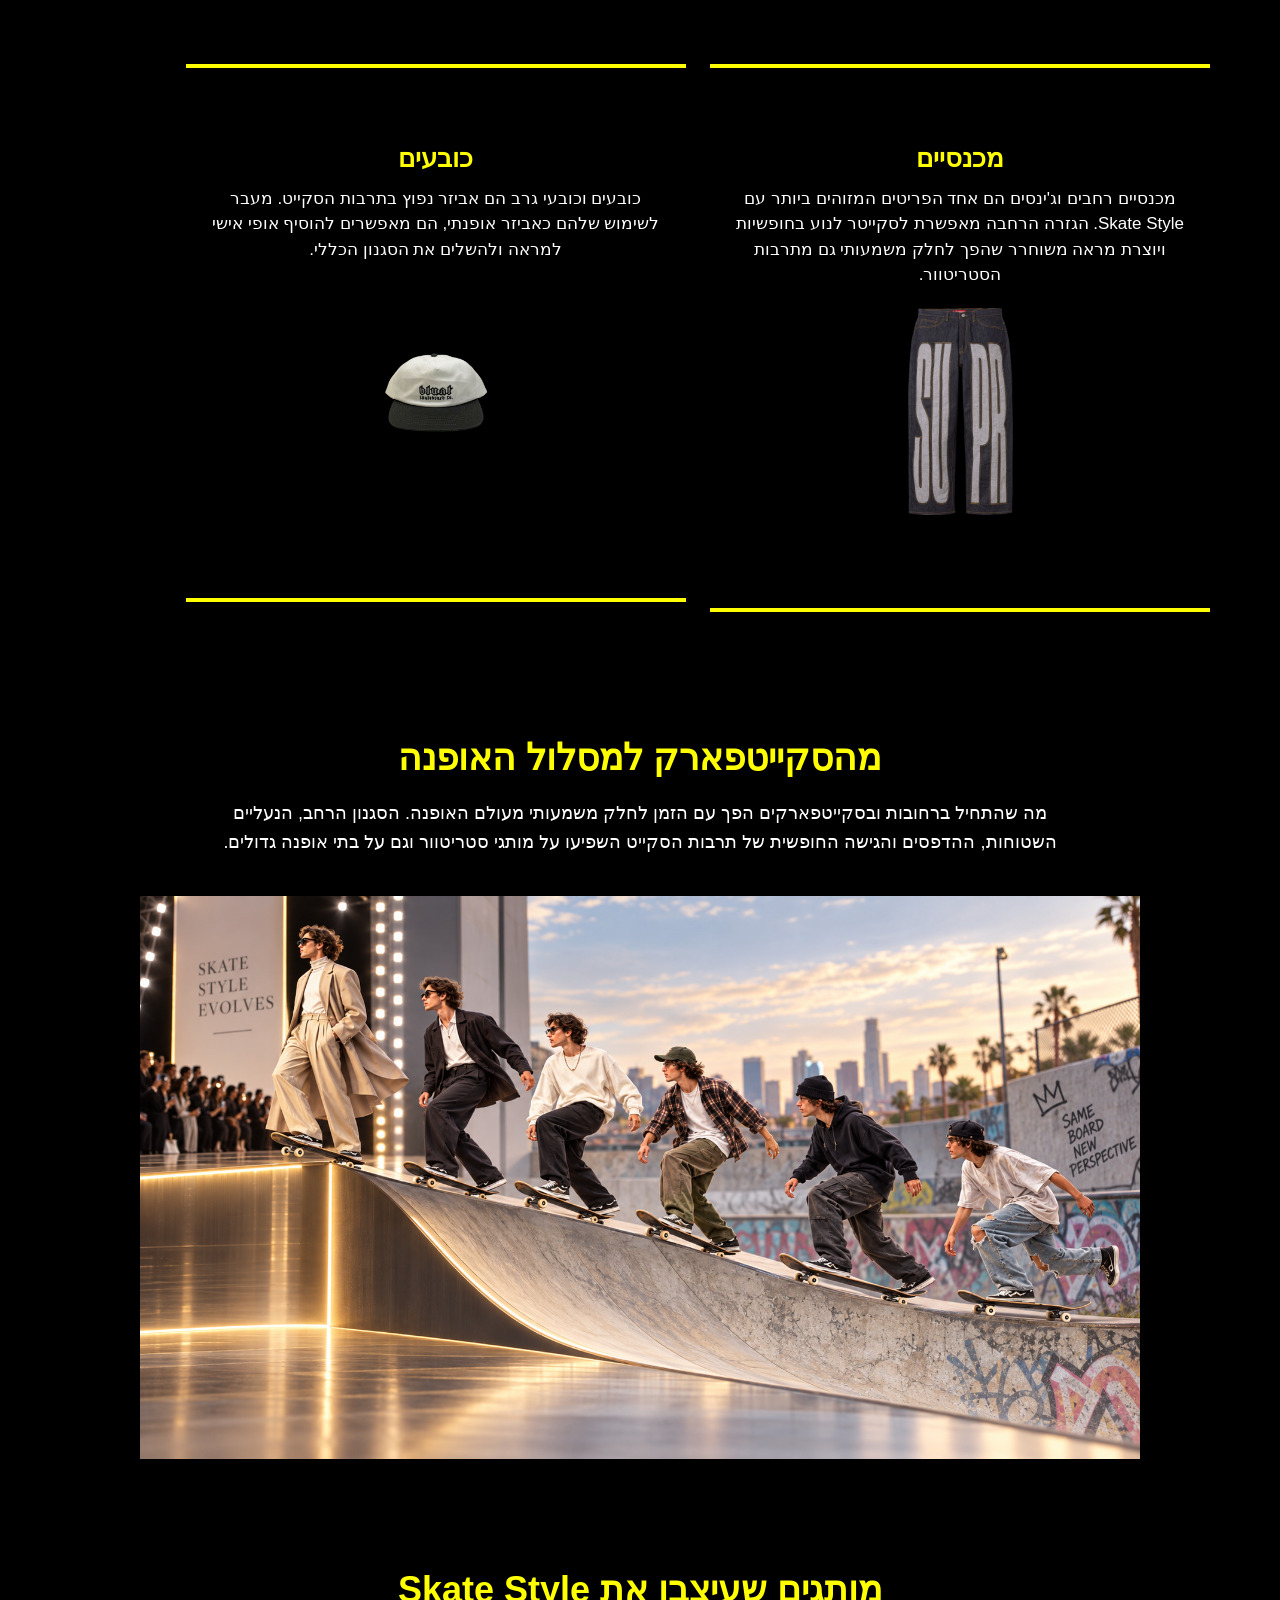
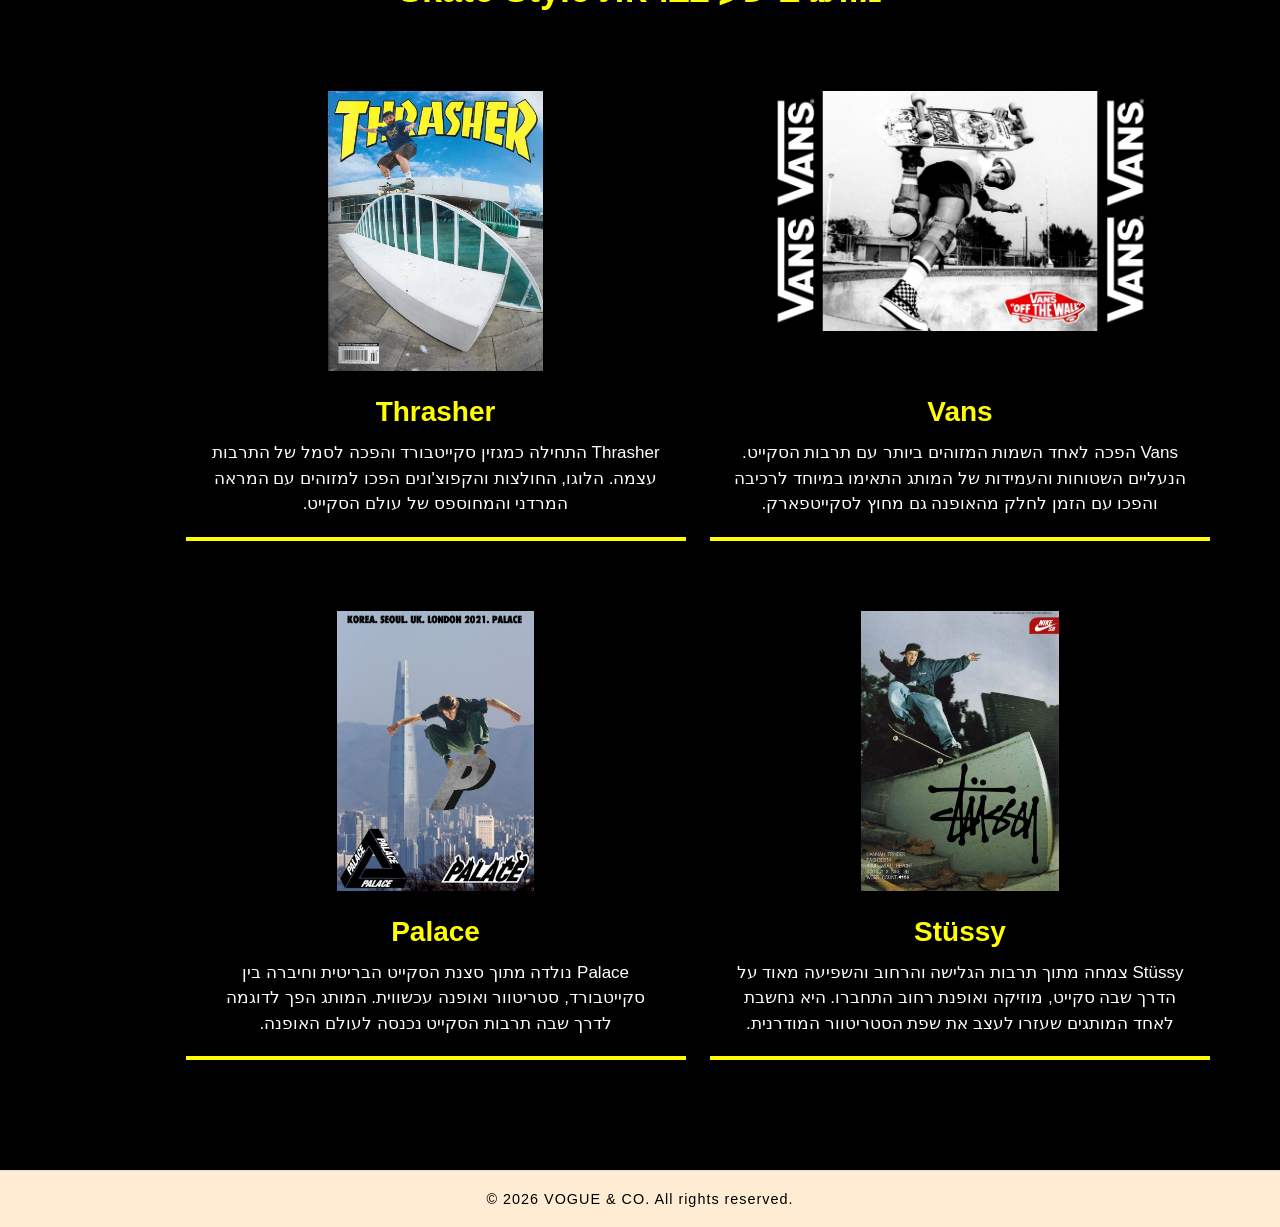
<file: skateStyle.html>
<!DOCTYPE html>
<html lang="he" dir="rtl">
<head>
    <meta charset="UTF-8">
    <meta name="viewport" content="width=device-width, initial-scale=1.0">
    <meta name="description" content="עמוד על סגנון הסקייט, ההיסטוריה שלו, פריטי הלבוש וההשפעה שלו על עולם האופנה">
    <meta name="keywords" content="Skate Style, סקייטבורד, אופנה, Streetwear, Vans, Thrasher">
    <meta name="author" content="לילא אבו רביע ובני ויינברג">
    <title>VOGUE & CO - Skate Style</title>
    <link rel="icon" href="images/favicon.ico" type="image/x-icon">
    <link rel="stylesheet" href="styles/myStyle.css">
</head>
<body class="skateBody">

<header>
    <div class="logo"><span dir="ltr">VOGUE &amp; CO</span></div>

    <nav aria-label="ניווט ראשי">
        <ul class="nav-menu">
            <li><a href="index.html">ראשי</a></li>
            <li><a href="about.html">אודות</a></li>

            <li class="dropdown-parent">
                <a href="#" class="active">סגנונות אופנה ▾</a>
                <ul class="dropdown-menu">
                    <li>
                        <a href="skateStyle.html" class="active" aria-current="page">
                            Skate Style
                        </a>
                    </li>
                    <li><a href="oldMoney.html">Old Money</a></li>
                    <li>
                        <a href="#" class="sitemap-disabled" aria-disabled="true" tabindex="-1">
                            Streetwear <span class="unavailable-note">(בקרוב)</span>
                        </a>
                    </li>
                    <li>
                        <a href="#" class="sitemap-disabled" aria-disabled="true" tabindex="-1">
                            Classic Chic <span class="unavailable-note">(בקרוב)</span>
                        </a>
                    </li>
                </ul>
            </li>

            <li><a href="contactUs.html">צור קשר</a></li>
            <li><a href="siteMap.html">מפת האתר</a></li>
        </ul>
    </nav>
</header>

<main class="skatePage">

    <nav class="breadcrumbs" aria-label="פירורי לחם">
        <a href="index.html">ראשי</a>
        &gt;
        <span>סגנונות אופנה</span>
        &gt;
        <span aria-current="page">Skate Style</span>
    </nav>

    <section class="hero">
        <h1 class="nameStyle" lang="en" dir="ltr">Skate Style</h1>
        <p class="aboutStyle">
            סקייט סטייל נולד מתוך תרבות של חופש, תנועה ומרד.
            גרפיטי, מוזיקה, רחוב ואדרנלין הם חלק מהעולם הזה.
            הבגדים חייבים לזוז יחד עם הסקייטר, להיות נוחים, עמידים ולשדר אופי.
        </p>

        <div class="heroVideo">
            <iframe
                    src="https://www.youtube.com/embed/-GhW1sZbuZA"
                    title="KING OF THE ROAD Trailer"
                    allowfullscreen></iframe>
        </div>
    </section>

    <div class="skateLine" aria-hidden="true">
        <img src="images/skateboard.png" alt="">
        <div class="yellowLine"></div>
    </div>

    <section class="historySB">
        <h2>איך הסקייטבורד הפך לסטייל?</h2>

        <article class="historyPeriod">
            <div class="historyText">
                <h3>1960–1970: מהגלים אל הרחוב</h3>
                <p>
                    הסקייטבורד נולד בקליפורניה מתוך תרבות הגלישה.
                    גולשים חיפשו דרך להמשיך את תחושת הגלישה גם כשהים היה שקט,
                    והרחובות הפכו לגלים החדשים שלהם.
                    בשנים הראשונות עדיין לא היה סגנון שנקרא Skate Style.
                    הסקייטרים לבשו בגדי גלישה פשוטים, מכנסיים קצרים וגופיות,
                    והלבוש נבחר בעיקר לפי נוחות וחופש תנועה.
                </p>
            </div>
            <div class="historyMedia">
                <img
                        src="images/skate60s.png"
                        alt="סקייטבורד בקליפורניה בשנות השישים"
                        title="סקייטבורד בקליפורניה בשנות השישים">
            </div>
        </article>

        <article class="historyPeriod">
            <div class="historyText">
                <h3>Z-Boys: כשהסקייט קיבל אופי</h3>
                <p>
                    בשנות ה־70 קבוצת Z-Boys מאזור Venice Beach
                    שינתה את הדרך שבה אנשים ראו סקייטבורד.
                    סגנון הרכיבה שלהם היה נמוך, מהיר ואגרסיבי יותר,
                    וגם המראה שלהם התחיל לשדר את אותה גישה.
                    מכנסיים ארוכים, חולצות פלנל ובגדים פשוטים ועמידים
                    החליפו בהדרגה את המראה שהגיע מתרבות הגלישה.
                    הסקייטבורד התחיל להפוך מספורט לסגנון חיים עם זהות משלו.
                </p>
            </div>
            <div class="historyMedia">
                <iframe
                        src="https://www.youtube.com/embed/hwvUra9F5GE"
                        title="Z-Boys at the Del Mar Nationals 1975"
                        allowfullscreen></iframe>
            </div>
        </article>

        <article class="historyPeriod">
            <div class="historyText">
                <h3>1980–1990: פאנק, היפ הופ והרחוב</h3>
                <p>
                    בשנות ה־80 וה־90 הסקייטבורד התרחק בהדרגה מתרבות הגלישה
                    ועבר עמוק יותר אל הרחוב.
                    פאנק והיפ הופ הפכו לחלק מהפסקול של הסקייטרים
                    והשפיעו גם על הלבוש שלהם.
                    חולצות אוברסייז, מכנסיים רחבים, בגדי עבודה ונעלי סקייט
                    הפכו למראה מוכר.
                    סקייטרים בחוף המזרחי אימצו גם מותגים כמו Carhartt וגם Polo,
                    והחיבור בין סקייטבורד להיפ הופ הלך והתחזק.
                    בשנות ה־90 נוצר הבסיס למראה שאנחנו מזהים היום בשם Skate Style.
                </p>
            </div>
            <div class="historyMedia">
                <img
                        src="images/skate90s.png"
                        alt="סקייטרים בסגנון רחוב של שנות התשעים"
                        title="סקייטרים בסגנון רחוב של שנות התשעים">
            </div>
        </article>

        <article class="historyPeriod">
            <div class="historyText">
                <h3>2000s+: מתת תרבות למיינסטרים</h3>
                <p>
                    בשנות ה־2000 הגבול בין סקייטבורד, סטריטוור ואופנה התחיל להיעלם.
                    מותגים כמו Vans וגם Nike SB הפכו נעלי סקייט
                    לפריטים שנלבשים גם מחוץ לסקייטפארק.
                    Supreme וגם Palace חיברו בין תרבות הסקייט לעולם האופנה.
                    בהמשך הגיעו גם שיתופי פעולה עם מותגים גדולים ובתי אופנה,
                    והאסתטיקה שנולדה ברחוב התחילה להופיע בחנויות
                    ובתרבות האופנה ברחבי העולם.
                    היום Skate Style כבר לא שייך רק לסקייטרים,
                    אבל השורשים שלו עדיין נמצאים ברחוב.
                </p>
            </div>
            <div class="historyMedia">
                <img
                        src="images/skate2000s.png"
                        alt="השפעת תרבות הסקייט על אופנת הרחוב המודרנית"
                        title="השפעת תרבות הסקייט על אופנת הרחוב המודרנית">
            </div>
        </article>
    </section>

    <section class="skateClothes">
        <h2>מה מרכיב את סגנון הסקייט?</h2>

        <article class="clothesItem">
            <div class="clothesText">
                <h3>נעליים</h3>
                <p>
                    נעלי סקייט צריכות להיות נוחות, עמידות ולספק אחיזה טובה על הסקייטבורד.
                    הסוליה השטוחה עוזרת להרגיש את הקרש ולשמור על שליטה בזמן הרכיבה.
                    עם הזמן נעליים של מותגים כמו Vans הפכו לחלק מהאופנה גם מחוץ לעולם הסקייט.
                </p>
            </div>
            <div class="clothesMedia">
                <img
                        class="vansImage"
                        src="images/vansShoes.png"
                        alt="נעלי סקייט"
                        title="נעלי סקייט">
            </div>
        </article>

        <article class="clothesItem">
            <div class="clothesText">
                <h3>חולצות</h3>
                <p>
                    חולצות רחבות וחולצות עם הדפסים הפכו לחלק מרכזי מהמראה של Skate Style.
                    הגזרה הרחבה מאפשרת חופש תנועה,
                    וההדפסים והלוגואים מוסיפים אופי ומחברים בין אופנה, מוזיקה ואמנות רחוב.
                </p>
            </div>
            <div class="clothesMedia">
                <img
                        class="shirtImage"
                        src="images/skateShirt.png"
                        alt="חולצה בסגנון סקייט"
                        title="חולצה בסגנון סקייט">
            </div>
        </article>

        <article class="clothesItem">
            <div class="clothesText">
                <h3>מכנסיים</h3>
                <p>
                    מכנסיים רחבים וג'ינסים הם אחד הפריטים המזוהים ביותר עם Skate Style.
                    הגזרה הרחבה מאפשרת לסקייטר לנוע בחופשיות
                    ויוצרת מראה משוחרר שהפך לחלק משמעותי גם מתרבות הסטריטוור.
                </p>
            </div>
            <div class="clothesMedia">
                <img
                        class="jeansImage"
                        src="images/skateJeans.png"
                        alt="מכנסיים בסגנון סקייט"
                        title="מכנסיים בסגנון סקייט">
            </div>
        </article>

        <article class="clothesItem">
            <div class="clothesText">
                <h3>כובעים</h3>
                <p>
                    כובעים וכובעי גרב הם אביזר נפוץ בתרבות הסקייט.
                    מעבר לשימוש שלהם כאביזר אופנתי,
                    הם מאפשרים להוסיף אופי אישי למראה ולהשלים את הסגנון הכללי.
                </p>
            </div>
            <div class="clothesMedia">
                <img
                        class="capImage"
                        src="images/skateCap.png"
                        alt="כובע בסגנון סקייט"
                        title="כובע בסגנון סקייט">
            </div>
        </article>
    </section>

    <section class="runwaySection">
        <h2>מהסקייטפארק למסלול האופנה</h2>
        <p class="runwayIntro">
            מה שהתחיל ברחובות ובסקייטפארקים הפך עם הזמן לחלק משמעותי מעולם האופנה.
            הסגנון הרחב, הנעליים השטוחות, ההדפסים והגישה החופשית של תרבות הסקייט
            השפיעו על מותגי סטריטוור וגם על בתי אופנה גדולים.
        </p>
        <div class="runwayStage">
            <img
                    class="runwayEvolution"
                    src="images/runwayEvolution.png"
                    alt="התפתחות סגנון הסקייט מהרחוב אל מסלול האופנה"
                    title="התפתחות סגנון הסקייט מהרחוב אל מסלול האופנה">
        </div>
    </section>

    <section class="brandsSection">
        <h2>מותגים שעיצבו את Skate Style</h2>

        <article class="brandItem">
            <div class="brandImage">
                <img
                        class="vansBrandImage"
                        src="images/vansBrand.jpg"
                        alt="Vans ותרבות הסקייט"
                        title="Vans ותרבות הסקייט">
            </div>
            <div class="brandText">
                <h3>Vans</h3>
                <p>
                    Vans הפכה לאחד השמות המזוהים ביותר עם תרבות הסקייט.
                    הנעליים השטוחות והעמידות של המותג התאימו במיוחד לרכיבה
                    והפכו עם הזמן לחלק מהאופנה גם מחוץ לסקייטפארק.
                </p>
            </div>
        </article>

        <article class="brandItem">
            <div class="brandImage">
                <img
                        src="images/thrasherBrand.jpg"
                        alt="Thrasher ותרבות הסקייט"
                        title="Thrasher ותרבות הסקייט">
            </div>
            <div class="brandText">
                <h3>Thrasher</h3>
                <p>
                    Thrasher התחילה כמגזין סקייטבורד והפכה לסמל של התרבות עצמה.
                    הלוגו, החולצות והקפוצ'ונים הפכו למזוהים עם המראה
                    המרדני והמחוספס של עולם הסקייט.
                </p>
            </div>
        </article>

        <article class="brandItem">
            <div class="brandImage">
                <img
                        src="images/stussyBrand.jpg"
                        alt="Stüssy וסגנון הרחוב"
                        title="Stüssy וסגנון הרחוב">
            </div>
            <div class="brandText">
                <h3>Stüssy</h3>
                <p>
                    Stüssy צמחה מתוך תרבות הגלישה והרחוב
                    והשפיעה מאוד על הדרך שבה סקייט, מוזיקה ואופנת רחוב התחברו.
                    היא נחשבת לאחד המותגים שעזרו לעצב את שפת הסטריטוור המודרנית.
                </p>
            </div>
        </article>

        <article class="brandItem">
            <div class="brandImage">
                <img
                        src="images/palaceBrand.jpg"
                        alt="Palace ותרבות הסקייט"
                        title="Palace ותרבות הסקייט">
            </div>
            <div class="brandText">
                <h3>Palace</h3>
                <p>
                    Palace נולדה מתוך סצנת הסקייט הבריטית
                    וחיברה בין סקייטבורד, סטריטוור ואופנה עכשווית.
                    המותג הפך לדוגמה לדרך שבה תרבות הסקייט נכנסה לעולם האופנה.
                </p>
            </div>
        </article>
    </section>

</main>

<footer class="beige-footer">
    <p dir="ltr">
        &copy; 2026 VOGUE &amp; CO. All rights reserved.
    </p>
</footer>

</body>
</html>
</file>
<file: styles/myStyle.css>
﻿/* Общие настройки */

*,
*::before,
*::after {
    margin: 0;
    padding: 0;
    box-sizing: border-box;
}

body {
    background-color: #000000;
    color: #ffffff;
    font-family: Arial, sans-serif;
    direction: rtl;
    text-align: right;
}

button,
input,
select,
textarea {
    font-family: inherit;
}



img {
    max-width: 100%;
}

a:focus-visible,
button:focus-visible,
input:focus-visible,
select:focus-visible,
textarea:focus-visible {
    outline: 3px solid #a68b5b;
    outline-offset: 3px;
}

/* Шапка и навигация */

header {
    background-color: #000000;
    border-bottom: 1px solid #333333;
    padding: 20px 40px;
    text-align: center;
}

.logo {
    font-size: 1.5rem;
    font-weight: bold;
    letter-spacing: 2px;
    color: #ffffff;
    text-decoration: none;
    display: inline-block;
    vertical-align: middle;
    width: 240px;
}

header nav {
    display: inline-block;
    vertical-align: middle;
    width: 850px;
}

.nav-menu {
    list-style: none;
    text-align: center;
}
.nav-menu > li {
    display: inline-block;
    vertical-align: top;
    margin: 0 18px;
}

.nav-menu li a {
    color: #ffffff;
    text-decoration: none;
    font-size: 0.95rem;
    letter-spacing: 1px;
    transition: color 0.3s ease;
}

.nav-menu li a:hover,
.nav-menu li a:active,
.nav-menu li a.active {
    color: #ffffff;
    font-weight: bold;
}

.nav-menu li.dropdown-parent {
    position: relative;
}

.nav-menu .dropdown-menu {
    display: none;
    position: absolute;
    top: 100%;
    right: 0;
    background-color: #000000;
    border: 1px solid #333333;
    min-width: 180px;
    list-style: none;
    padding: 10px 0;
    box-shadow: 0 8px 16px rgba(0, 0, 0, 0.5);
    z-index: 100;
}

.nav-menu .dropdown-menu li {
    width: 100%;
}

.nav-menu .dropdown-menu li a {
    display: block;
    padding: 10px 20px;
    font-size: 0.9rem;
    color: #ffffff;
    text-decoration: none;
    white-space: nowrap;
    transition: background-color 0.2s ease;
}

.nav-menu .dropdown-menu li a:hover {
    background-color: #222222;
}

.nav-menu li.dropdown-parent:hover .dropdown-menu,
.nav-menu li.dropdown-parent:focus-within .dropdown-menu {
    display: block;
}
/* Неразработанные разделы */

a[aria-disabled="true"] {
    pointer-events: none;
    cursor: default;
    text-decoration: none;
}

.unavailable-note {
    font-size: 0.8em;
}

/* Подвал */

.beige-footer {
    background-color: #ffecd2;
    color: #000000;
    text-align: center;
    padding: 20px;
    font-size: 0.9rem;
    letter-spacing: 1px;
    border-top: 1px solid #dddddd;
}

/* Главная страница */

body.home-page {
    background:
            linear-gradient(rgba(0, 0, 0, 0.4), rgba(0, 0, 0, 0.4)),
            url('../images/background.jpg') no-repeat center center fixed;
    background-size: cover;
}

body.home-page main {
        padding: 350px 20px 70px;
        text-align: center;
    }

.hero-content h1 {
    font-size: 3.5rem;
    font-weight: 300;
    letter-spacing: 4px;
    margin-bottom: 1rem;
    color: #ffffff;
    text-align: center;
}

.hero-content p {
    font-size: 1.2rem;
    font-style: italic;
    color: #dddddd;
    margin-bottom: 2.5rem;
    letter-spacing: 1px;
    text-align: center;
}
.hero-buttons {
    text-align: center;
}

.btn-outline {
    display: inline-block;
    background: transparent;
    color: #ffffff;
    border: 1px solid #ffffff;
    padding: 12px 32px;
    font-size: 14px;
    text-decoration: none;
    letter-spacing: 2px;
    transition: background-color 0.3s ease, color 0.3s ease;
    cursor: pointer;
    margin: 0 12px;
}

.btn-outline:hover {
    background-color: #ffffff;
    color: #111111;
}

/* Хлебные крошки */

.breadcrumbs {
    font-size: 0.9rem;
    color: #aaaaaa;
}

.breadcrumbs a {
    color: #ffffff;
    text-decoration: none;
}

.breadcrumbs a:hover {
    text-decoration: underline;
}

.dark-breadcrumbs,
.dark-breadcrumbs a {
    color: #243126;
}

/* О нас */

.about-content-wrapper {
    width: 100%;
    max-width: 850px;
    margin: 0 auto;
    padding: 30px 20px 50px;
    text-align: right;
}

.about-content-wrapper > nav.breadcrumbs {
    margin-bottom: 35px;
}

.about-content-wrapper h1 {
    color: #ffffff;
    font-size: 2.5rem;
    margin-bottom: 35px;
    text-align: center;
}

.about-content-wrapper h2 {
    margin-top: 30px;
    margin-bottom: 15px;
    color: #ffffff;
}

.about-content-wrapper section,
.about-content-wrapper article {
    margin-bottom: 45px;
}

.about-content-wrapper p {
    color: #ffffff;
    line-height: 1.8;
    margin-bottom: 15px;
    font-size: 1.05rem;
}

.about-content-wrapper a {
    color: #ffffff;
    text-decoration: underline;
}

.credits-box {
    color: #ffffff;
    margin-bottom: 25px;
    font-size: 1.1rem;
    border-top: 1px solid #333333;
    border-bottom: 1px solid #333333;
    padding: 15px 0;
    text-align: center;
}

.hit-logo-small {
    max-width: 150px;
    height: auto;
    display: block;
    margin: 0 auto 12px;
}

.hit-section {
    text-align: center;
}

.hit-link {
    color: #ffffff;
    text-decoration: underline;
    font-size: 1.1rem;
    display: inline-block;
}

.hit-link:hover {
    color: #cccccc;
}

/* Контакты */

body.contact-page {
    background:
            linear-gradient(rgba(0, 0, 0, 0.65), rgba(0, 0, 0, 0.65)),
            url('../images/background.jpg') no-repeat center center fixed;
    background-size: cover;
}

.contact-content-wrapper {
    width: 100%;
    max-width: 650px;
    margin: 0 auto;
    padding: 40px 20px;
    text-align: right;
}

.contact-content-wrapper > nav.breadcrumbs {
    margin-bottom: 20px;
}

.contact-content-wrapper > h1 {
    color: #ffffff;
    font-size: 2.5rem;
    margin-bottom: 30px;
    text-align: center;
    letter-spacing: 2px;
}

.contact-form {
    display: block;
}
.form-group {
     margin-bottom: 20px;
 }

.form-group label {
    color: #ffffff;
    font-size: 0.95rem;
    display: block;
    margin-bottom: 8px;
}

.form-group input,
.form-group select,
.form-group textarea {
    background-color: rgba(0, 0, 0, 0.6);
    color: #ffffff;
    border: 1px solid #ffffff;
    padding: 12px 15px;
    font-size: 1rem;
    border-radius: 4px;
    direction: rtl;
    text-align: right;
    width: 100%;
}

.form-group input[type="email"] {
    direction: ltr;
    text-align: left;
}

.form-group textarea {
    resize: vertical;
}

.form-group input::placeholder,
.form-group textarea::placeholder {
    color: #cccccc;
}

.contact-preference {
    padding: 15px;
    border: 1px solid #a68b5b;
    margin-bottom: 20px;
}

.contact-preference legend {
    padding: 0 8px;
}

.contact-preference label {
    display: block;
    margin: 10px 0;
}

.contact-preference input[type="radio"] {
    width: auto;
    margin: 0 8px;
}

#form-help,
#form-status {
    color: #ffffff;
    line-height: 1.6;
}

#form-help {
    margin-bottom: 20px;
}

.submit-btn {
    background-color: #ffffff;
    color: #000000;
    border: 1px solid #ffffff;
    padding: 14px;
    font-size: 1rem;
    font-weight: bold;
    letter-spacing: 1px;
    cursor: pointer;
    transition: background-color 0.3s ease, color 0.3s ease;
    margin-top: 10px;
    width: 100%;
    border-radius: 4px;
}

.submit-btn:hover {
    background-color: #1c1c1c;
    color: #ffffff;
}

/* Карта сайта */

.sitemap-container {
    max-width: 800px;
    margin: 40px auto;
    padding: 0 20px;
    direction: rtl;
    text-align: right;
}

.sitemap-content-box {
    display: inline-block;
    text-align: right;
    width: 100%;
}

.sitemap-container h1,
.sitemap-container h2,
.sitemap-container p {
    text-align: right;
}

.sitemap-list {
    list-style-type: disc;
    list-style-position: outside;
    padding-right: 25px;
    text-align: right;
    line-height: 2.3;
}

.sitemap-list li {
    margin-bottom: 8px;
    color: #ffffff;
}

.sitemap-list a {
    color: #ffffff;
    font-weight: bold;
    text-decoration: underline;
}

.sitemap-list a[aria-disabled="true"] {
    text-decoration: none;
}

.sitemap-sublist {
    list-style-type: circle;
    list-style-position: outside;
    padding-right: 25px;
    margin-top: 5px;
    margin-bottom: 5px;
}

/* Skate Style */

.skateBody {
    background-color: #000000;
}

.skatePage {
    direction: rtl;
    width: 1200px;
    margin: 0 auto;
    background-color: #000000;
    color: #ffffff;
}

.hero {
    padding: 40px;
}

.hero .nameStyle {
    color: #ffff00;
    text-align: center;
    font-size: 60px;
    font-weight: bold;
    margin-bottom: 20px;
}

.hero .aboutStyle {
    width: 800px;
    margin: 0 auto 20px;
    text-align: center;
    font-size: 20px;
    line-height: 1.6;
    color: #ffffff;
}

.heroVideo {
    text-align: center;
    margin-top: 25px;
}

.heroVideo iframe {
    width: 800px;
    height: 450px;
    border: none;
}

.skateLine {
    width: 1000px;
    height: 100px;
    margin: 30px auto 50px;
    position: relative;
}

.skateLine img {
    width: 120px;
    position: absolute;
    top: 0;
    left: 440px;
    z-index: 1;
}

.yellowLine {
    width: 1000px;
    height: 4px;
    background-color: #ffff00;
    position: absolute;
    top: 45px;
    left: 0;
}

.historySB {
    padding: 30px;
}

.historySB h2 {
    color: #ffff00;
    font-size: 32px;
    margin-bottom: 40px;
}

.historyPeriod {
    background-color: #000000;
    color: #ffffff;
    padding: 25px;
    margin-bottom: 80px;
    border-right: 6px solid #ffff00;
    min-height: 300px;
}

.historyPeriod:nth-child(odd) {
    border-right-color: #ffff00;
}

.historyPeriod:nth-child(even) {
    border-right-color: #a68b5b;
}

.historyPeriod h3 {
    color: #ffffff;
    font-size: 24px;
    margin-bottom: 10px;
}

.historyPeriod p {
    color: #ffffff;
    font-size: 18px;
    line-height: 1.6;
}

.historyText {
    width: 580px;
    display: inline-block;
    vertical-align: top;
}

.historyMedia {
    width: 450px;
    display: inline-block;
    vertical-align: top;
    margin-right: 20px;
}

.historyMedia img {
    width: 450px;
    height: auto;
    display: block;
}

.historyMedia iframe {
    width: 450px;
    height: 253px;
    border: none;
}

.skateClothes {
    padding: 30px;
}

.skateClothes h2 {
    color: #ffff00;
    font-size: 36px;
    text-align: center;
    margin-bottom: 55px;
}

.clothesItem {
    width: 500px;
    min-height: 370px;
    padding: 20px;
    margin-left: 20px;
    margin-bottom: 55px;
    display: inline-block;
    vertical-align: top;
    border-bottom: 4px solid #ffff00;
}

.clothesText {
    width: 100%;
    min-height: 135px;
    text-align: center;
}

.clothesText h3 {
    color: #ffff00;
    font-size: 26px;
    margin-bottom: 12px;
}

.clothesText p {
    color: #ffffff;
    font-size: 17px;
    line-height: 1.5;
}

.clothesMedia {
    width: 100%;
    min-height: 280px;
    text-align: center;
    margin-top: 20px;
}

.clothesMedia img {
    display: block;
    height: auto;
    margin: 0 auto;
}

.vansImage {
    width: 200px;
}

.shirtImage {
    width: 190px;
}

.jeansImage {
    width: 105px;
}

.capImage {
    width: 165px;
}

.runwaySection {
    padding: 40px 30px 70px;
    text-align: center;
}

.runwaySection h2 {
    color: #ffff00;
    font-size: 36px;
    margin-bottom: 20px;
}

.runwayIntro {
    width: 850px;
    margin: 0 auto 40px;
    color: #ffffff;
    font-size: 18px;
    line-height: 1.6;
}

.runwayStage {
    width: 1000px;
    margin: 0 auto;
}

.runwayEvolution {
    width: 1000px;
    height: auto;
    display: block;
    margin: 0 auto;
}

.brandsSection {
    padding: 40px 30px 70px;
}

.brandsSection h2 {
    color: #ffff00;
    font-size: 36px;
    text-align: center;
    margin-bottom: 50px;
}

.brandItem {
    width: 500px;
    padding: 20px;
    margin-left: 20px;
    margin-bottom: 40px;
    display: inline-block;
    vertical-align: top;
    border-bottom: 4px solid #ffff00;
}

.brandImage {
    width: 100%;
    height: 300px;
    text-align: center;
    padding-top: 10px;
    margin-bottom: 15px;
}

.brandImage img {
    max-width: 100%;
    height: 280px;
    object-fit: contain;
}

.brandImage .vansBrandImage {
    height: 240px;
}

.brandText {
    width: 100%;
    text-align: center;
}

.brandText h3 {
    color: #ffff00;
    font-size: 28px;
    margin-bottom: 12px;
}

.brandText p {
    color: #ffffff;
    font-size: 17px;
    line-height: 1.5;
}

/* Old Money */

.oldMoneyBody {
    background-color: #eee8dc;
}

.oldMoneyPage {
    direction: rtl;
    width: 1200px;
    margin: 0 auto;
    background-color: #eee8dc;
    color: #243126;
    font-family: Arial, sans-serif;
}

.oldMoneyHero {
    padding: 50px 40px 70px;
    text-align: center;
}

.oldMoneyTitle {
    color: #243126;
    font-size: 58px;
    font-weight: bold;
    margin-bottom: 20px;
}

.oldMoneyIntro {
    width: 820px;
    margin: 0 auto 40px;
    font-size: 20px;
    line-height: 1.6;
    color: #4b4a42;
}

.oldMoneyHeroVideo {
    text-align: center;
    margin-top: 30px;
}

.oldMoneyHeroVideo iframe {
    width: 900px;
    height: 506px;
    border: none;
}

.oldMoneyHistory {
    padding: 40px;
}

.oldMoneyHistory h2 {
    color: #243126;
    font-size: 36px;
    text-align: center;
    margin-bottom: 55px;
}

.oldMoneyPeriod {
    min-height: 300px;
    padding: 20px;
    margin-bottom: 20px;
    border-right: 5px solid #a68b5b;
}

.oldMoneyHistoryText {
    width: 570px;
    display: inline-block;
    vertical-align: top;
}

.oldMoneyHistoryText h3 {
    color: #243126;
    font-size: 26px;
    margin-bottom: 15px;
}

.oldMoneyHistoryText p {
    color: #4b4a42;
    font-size: 18px;
    line-height: 1.7;
}

.oldMoneyHistoryMedia {
    width: 450px;
    min-height: 280px;
    display: inline-block;
    vertical-align: top;
    margin-right: 20px;
    text-align: center;
}

.oldMoneyHistoryMedia img {
    max-width: 100%;
    height: 280px;
    object-fit: contain;
}

.oldMoneyClothes {
    padding: 40px;
    text-align: center;
}

.oldMoneyClothes h2 {
    color: #243126;
    font-size: 36px;
    text-align: center;
    margin-bottom: 55px;
}

.oldMoneyItem {
    width: 480px;
    min-height: 370px;
    padding: 20px;
    margin-left: 15px;
    margin-right: 15px;
    margin-bottom: 40px;
    display: inline-block;
    vertical-align: top;
    background-color: #f7f3ea;
    border-bottom: 4px solid #a68b5b;
}

.oldMoneyItemText {
    width: 100%;
    min-height: 135px;
    text-align: center;
}

.oldMoneyItemText h3 {
    color: #243126;
    font-size: 25px;
    margin-bottom: 12px;
}

.oldMoneyItemText p {
    color: #4b4a42;
    font-size: 17px;
    line-height: 1.5;
}

.oldMoneyItemMedia {
    width: 100%;
    min-height: 190px;
    margin-top: 20px;
    text-align: center;
}

.oldMoneyItemMedia img {
    max-width: 100%;
    object-fit: contain;
}

.oldMoneyShirt {
    height: 170px;
}

.oldMoneyPants {
    height: 185px;
}

.oldMoneySweater {
    height: 175px;
}

.oldMoneyShoes {
    height: 155px;
}

.oldMoneyEstate {
    width: 330px;
    height: auto;
}

.oldMoneyModern {
    padding: 50px 40px 70px;
    text-align: center;
    clear: both;
}

.oldMoneyModern h2 {
    color: #243126;
    font-size: 36px;
    margin-bottom: 20px;
}

.oldMoneyModernText {
    width: 850px;
    margin: 0 auto 40px;
    color: #4b4a42;
    font-size: 18px;
    line-height: 1.7;
}

.oldMoneyModernMedia {
    width: 420px;
    margin: 0 auto;
    text-align: center;
}

.oldMoneyModernMedia img {
    width: 420px;
    height: auto;
    display: block;
    margin: 0 auto;
    border-top: 5px solid #a68b5b;
    border-bottom: 5px solid #a68b5b;
}

.oldMoneyBrands {
    padding: 50px 40px 70px;
    text-align: center;
}

.oldMoneyBrands h2 {
    color: #243126;
    font-size: 36px;
    text-align: center;
    margin-bottom: 55px;
}

.oldMoneyBrand {
    width: 480px;
    padding: 20px;
    margin-left: 15px;
    margin-right: 15px;
    margin-bottom: 45px;
    display: inline-block;
    vertical-align: top;
    background-color: #f7f3ea;
    border-bottom: 4px solid #a68b5b;
}

.oldMoneyBrandImage {
    width: 100%;
    height: 280px;
    text-align: center;
    padding-top: 10px;
    margin-bottom: 20px;
}

.oldMoneyBrandImage img {
    max-width: 100%;
    height: 260px;
    object-fit: contain;
}

.oldMoneyBrandText {
    width: 100%;
    text-align: center;
}

.oldMoneyBrandText h3 {
    color: #243126;
    font-size: 28px;
    margin-bottom: 12px;
}

.oldMoneyBrandText p {
    color: #4b4a42;
    font-size: 17px;
    line-height: 1.5;
}
</file>
